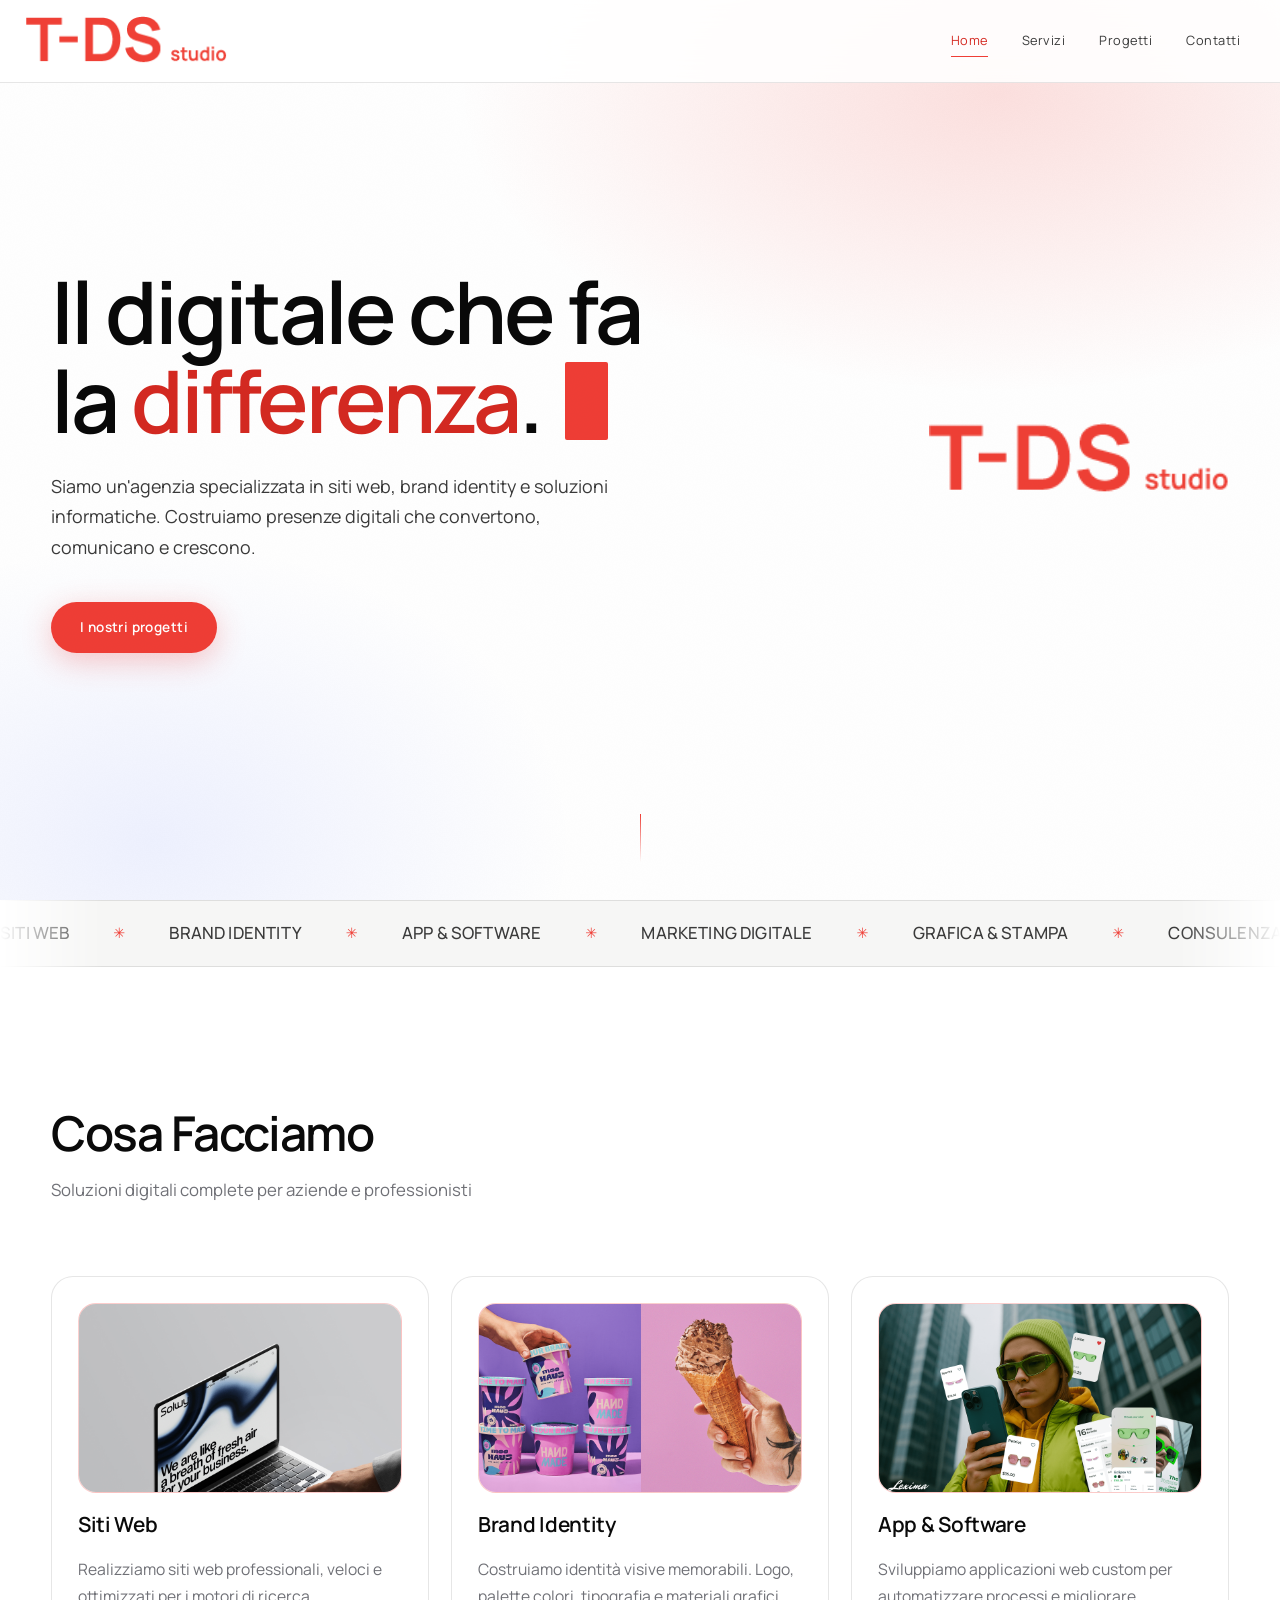
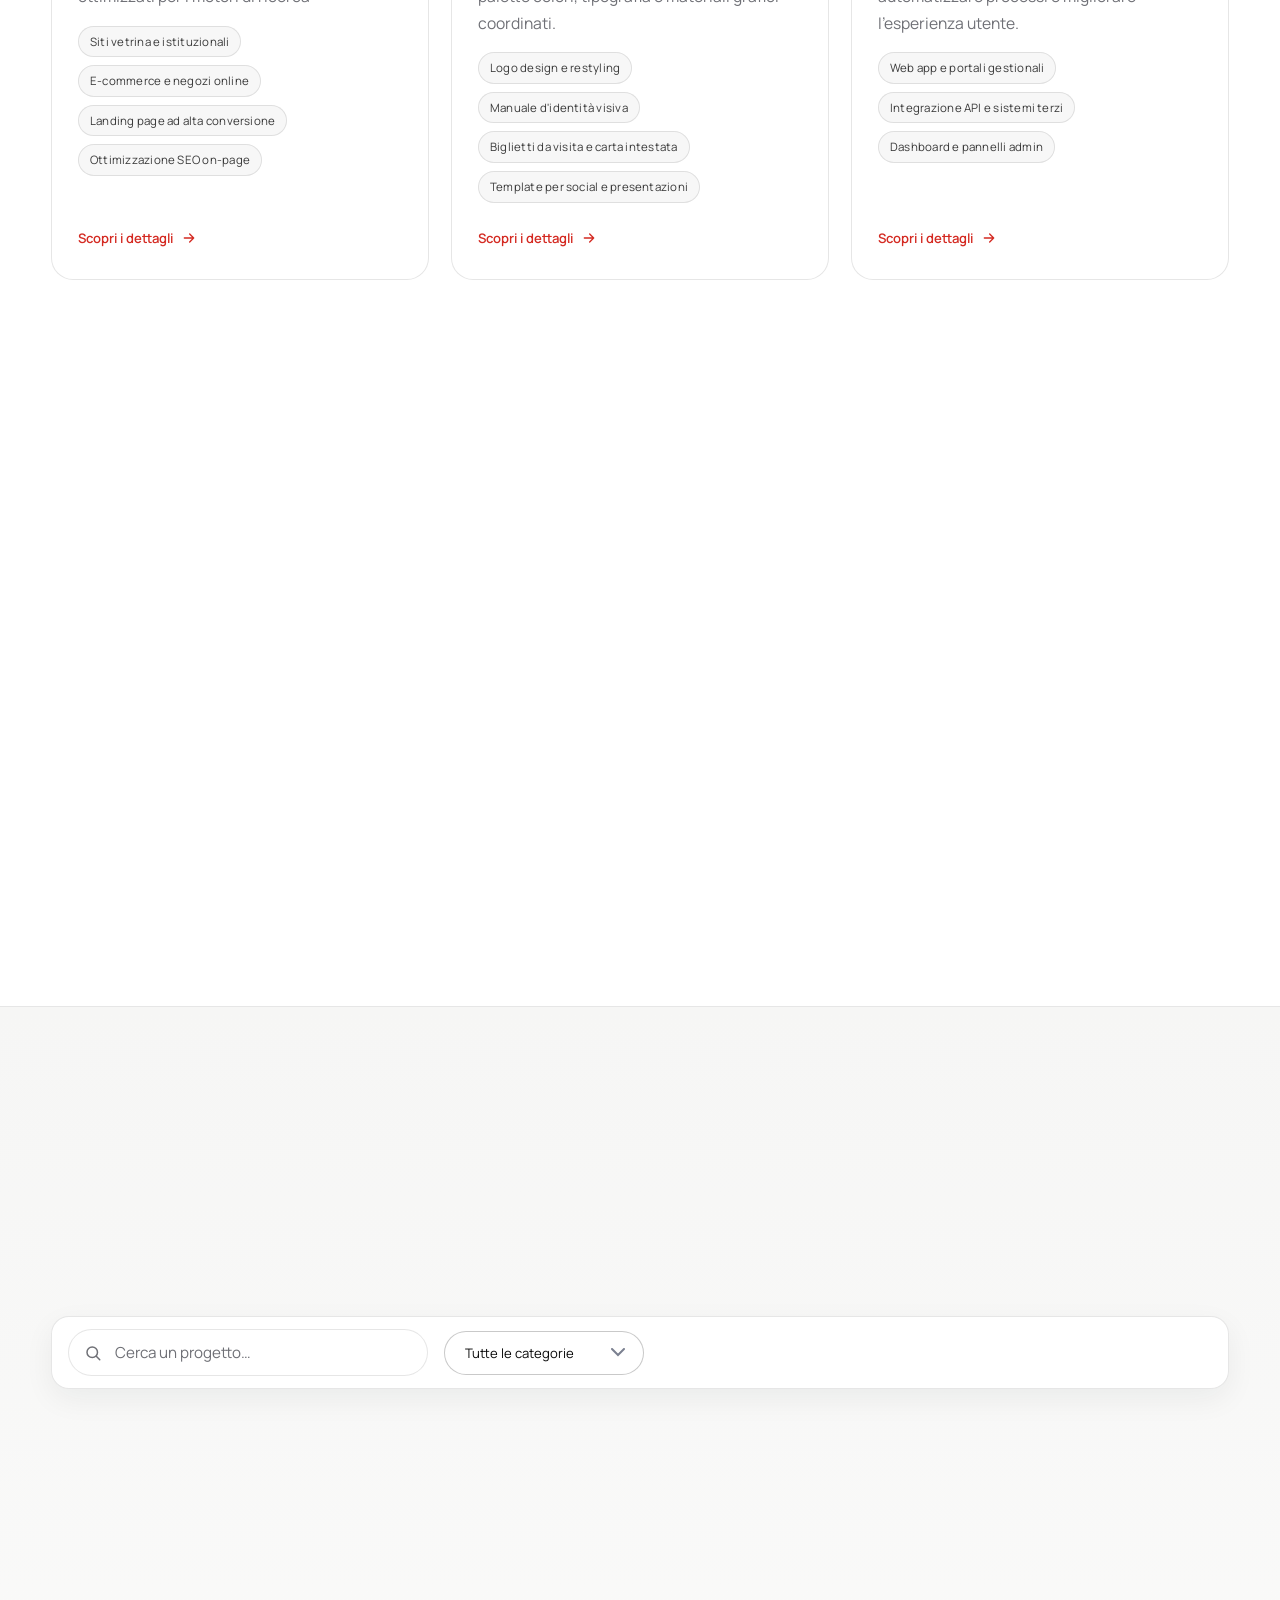
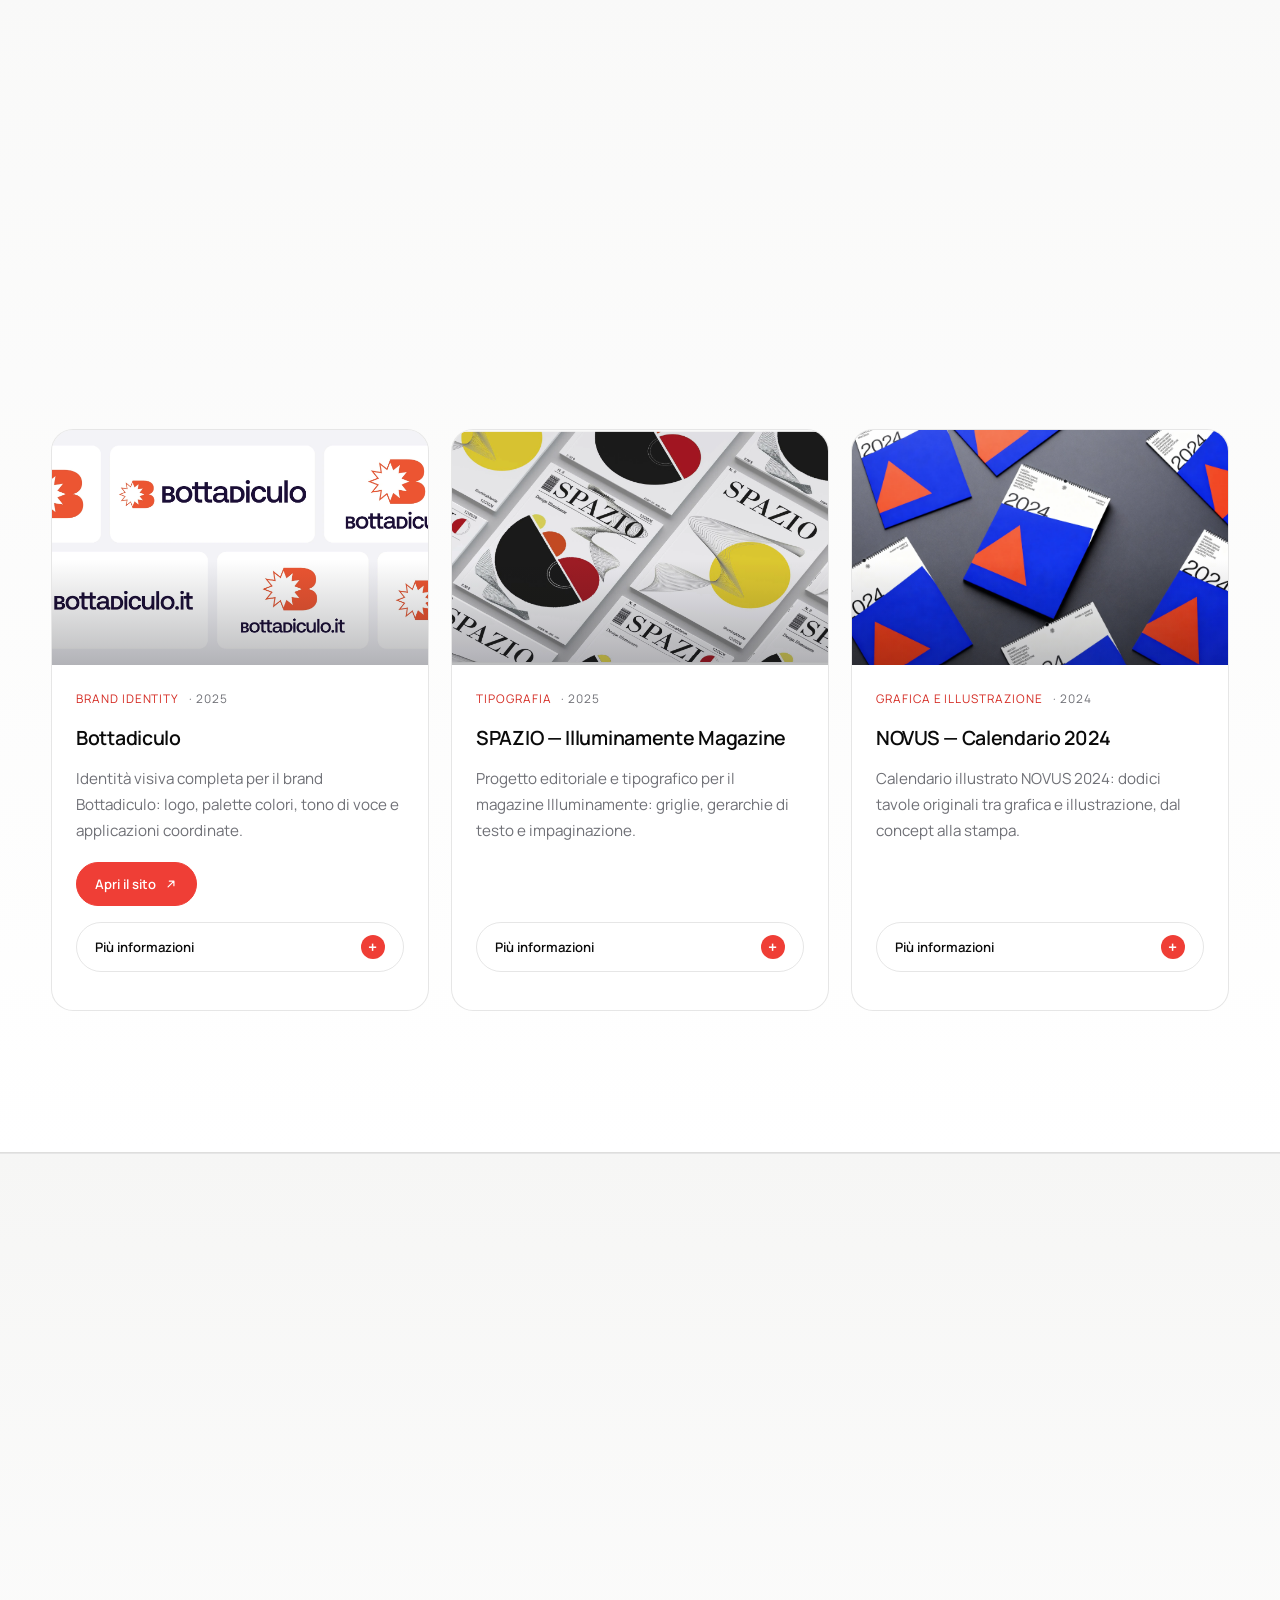
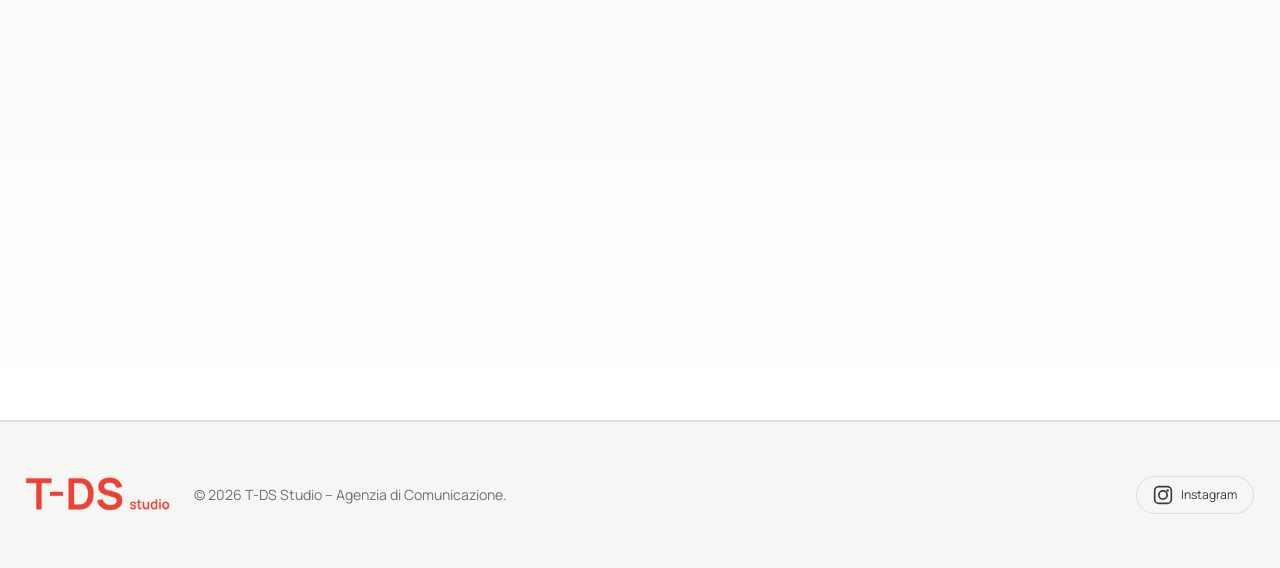
<file: index.html>
<!doctype html>
<html lang="it">
  <head>
    <link rel="icon" type="image/png" href="img/Logo.png" />
    <meta charset="UTF-8" />
    <meta name="viewport" content="width=device-width, initial-scale=1.0" />
    <title>T‑DS Studio – Agenzia di Comunicazione | Siti Web, Brand Identity e App</title>
    <meta
      name="description"
      content="T-DS Studio: agenzia di comunicazione per il tuo business. Realizziamo siti web, brand identity, app e marketing digitale su misura."
    />
    <meta name="keywords" content="agenzia comunicazione, siti web, brand identity, app, marketing digitale, web design" />
    <meta name="robots" content="index, follow" />
    <meta name="author" content="T‑DS Studio" />
    <meta name="theme-color" content="#ffffff" />

    <!-- Canonical -->
    <link rel="canonical" href="https://www.tds-studio.it/" />

    <!-- Open Graph / Facebook / LinkedIn -->
    <meta property="og:type" content="website" />
    <meta property="og:site_name" content="T‑DS Studio" />
    <meta property="og:title" content="T‑DS Studio – Agenzia di Comunicazione" />
    <meta
      property="og:description"
      content="Siamo un'agenzia specializzata in siti web, brand identity e soluzioni informatiche. Costruiamo presenze digitali che convertono, comunicano e crescono."
    />
    <meta property="og:url" content="https://www.tds-studio.it/" />
    <meta property="og:image" content="https://www.tds-studio.it/img/og-cover.jpg" />
    <meta property="og:image:width" content="1200" />
    <meta property="og:image:height" content="630" />
    <meta property="og:locale" content="it_IT" />

    <!-- Twitter Card -->
    <meta name="twitter:card" content="summary_large_image" />
    <meta name="twitter:title" content="T‑DS Studio – Agenzia di Comunicazione" />
    <meta
      name="twitter:description"
      content="Siti web, brand identity, app e marketing digitale su misura per il tuo business."
    />
    <meta name="twitter:image" content="https://www.tds-studio.it/img/og-cover.jpg" />

    <!-- Structured Data: Organization -->
    <script type="application/ld+json">
    {
      "@context": "https://schema.org",
      "@type": "Organization",
      "name": "T‑DS Studio",
      "url": "https://www.tds-studio.it/",
      "logo": "https://www.tds-studio.it/img/Logo.png",
      "description": "Agenzia di comunicazione specializzata in siti web, brand identity, app e marketing digitale.",
      "sameAs": []
    }
    </script>

    <link rel="preconnect" href="https://fonts.googleapis.com" />
    <link rel="preconnect" href="https://fonts.gstatic.com" crossorigin />
    <link
      href="https://fonts.googleapis.com/css2?family=Manrope:wght@300;400;500;600;700;800&display=swap"
      rel="stylesheet"
    />
    <link
      href="https://fonts.googleapis.com/icon?family=Material+Icons"
      rel="stylesheet"
    />
    <link rel="stylesheet" href="css/style.css?v=5" />
  </head>
  <body>
    <!-- ========== NAVBAR ========== -->
    <nav id="navbar" role="navigation" aria-label="Navigazione principale">
      <div class="container nav-inner">
        <a href="#home" class="nav-logo" aria-label="T‑DS Agency - Home">
          <img src="img/Logo.png" alt="T‑DS Agency" class="nav-logo-img" />
        </a>

        <ul class="nav-links">
          <li><a href="#home">Home</a></li>
          <li><a href="#servizi">Servizi</a></li>
          <li><a href="#progetti">Progetti</a></li>
          <li><a href="#contatti">Contatti</a></li>
        </ul>

        <button class="hamburger" aria-label="Apri menu" aria-expanded="false">
          <span></span><span></span><span></span>
        </button>
      </div>
    </nav>

    <!-- Mobile Nav -->
    <div
      class="nav-mobile"
      role="dialog"
      aria-modal="true"
      aria-label="Menu mobile"
    >
      <ul>
        <li><a href="#home">Home</a></li>
        <li><a href="#servizi">Servizi</a></li>
        <li><a href="#progetti">Progetti</a></li>
        <li><a href="#contatti">Contatti</a></li>
      </ul>
    </div>

    <!-- ========== HERO ========== -->
    <section id="home" class="hero-ready">
      <div class="hero-media" id="hero-media" aria-hidden="true"></div>
      <div class="hero-veil" aria-hidden="true"></div>
      <div class="container hero-content">
        <div class="hero-brand" aria-hidden="true">
          <img src="img/Logo.png" alt="" />
        </div>
        <div class="hero-text">
          <h1 class="hero-title">
            Il digitale che fa la <span class="accent">differenza</span>.
          </h1>
          <p class="hero-sub">
            Siamo un'agenzia specializzata in siti web, brand identity e
            soluzioni informatiche. Costruiamo presenze digitali che convertono,
            comunicano e crescono.
          </p>
          <div class="hero-actions">
            <a href="#progetti" class="btn btn-primary">I nostri progetti</a>
          </div>
        </div>
      </div>
      <a href="#servizi" class="hero-scroll" aria-label="Scorri in basso">
        <span class="hero-scroll-line"></span>
      </a>
    </section>

    <!-- ========== MARQUEE ========== -->
    <div class="marquee" aria-hidden="true">
      <div class="marquee-track" id="marquee-track"></div>
    </div>

    <!-- ========== SERVIZI ========== -->
    <section id="servizi" class="section">
      <div class="container">
        <div class="section-header reveal">
          <h2 id="servizi-titolo">Cosa Facciamo</h2>
          <p class="section-sub" id="servizi-sottotitolo"></p>
        </div>
        <div class="servizi-grid" id="servizi-grid"></div>
      </div>
    </section>

    <!-- ========== PROGETTI ========== -->
    <section id="progetti" class="section section-alt">
      <div class="container">
        <div class="section-header reveal">
          <h2 id="progetti-titolo">I Nostri Lavori</h2>
          <p class="section-sub" id="progetti-sottotitolo"></p>
        </div>

        <div class="filter-bar reveal" id="progetti-filter-bar">
          <div class="search-wrapper">
            <span class="search-icon" aria-hidden="true">
              <svg
                width="18"
                height="18"
                viewBox="0 0 24 24"
                fill="none"
                xmlns="http://www.w3.org/2000/svg"
              >
                <circle
                  cx="11"
                  cy="11"
                  r="7"
                  stroke="currentColor"
                  stroke-width="2"
                />
                <path
                  d="M21 21l-4.3-4.3"
                  stroke="currentColor"
                  stroke-width="2"
                  stroke-linecap="round"
                />
              </svg>
            </span>
            <input
              type="text"
              id="progetti-search"
              placeholder="Cerca un progetto…"
              aria-label="Cerca nei progetti"
            />
          </div>
          <div
            class="category-filter"
            id="progetti-categorie"
            role="group"
            aria-label="Filtra per categoria"
          ></div>
        </div>

        <div class="progetti-grid" id="progetti-grid"></div>
        <p class="filter-empty" id="progetti-empty" style="display: none">
          Nessun progetto trovato per questa ricerca.
        </p>
      </div>
    </section>


    <!-- ========== CONTATTI ========== -->
    <section id="contatti" class="section section-alt">
      <div class="container">
        <div class="section-header reveal">
          <h2>I nostri contatti</h2>
          <p class="section-sub" id="team-sottotitolo"></p>
        </div>
        <div class="team-grid" id="team-grid"></div>
      </div>
    </section>

    <!-- ========== FOOTER ========== -->
    <footer class="site-footer">
      <div class="container">
        <div class="footer-inner">
          <a
            href="#home"
            class="nav-logo footer-logo-link"
            aria-label="T‑DS Agency - Home"
          >
            <img src="img/Logo.png" alt="T‑DS Agency" class="nav-logo-img" />
          </a>
          <p class="footer-copy">
            © <span id="current-year"></span> T‑DS Studio – Agenzia di Comunicazione.
          </p>
          <div class="footer-social" id="footer-social"></div>
        </div>
      </div>
    </footer>

    <!-- ── Script frontend ── -->
    <script src="js/data.js?v=5"></script>
    <script src="js/nav.js?v=5"></script>
    <script src="js/animations.js?v=5"></script>
    <script src="js/render.js?v=5"></script>
    <script src="js/progetti-filter.js?v=5"></script>
    <script src="js/phone-input.js?v=5"></script>
    <script src="js/form.js?v=5"></script>
    <script src="js/main.js?v=5"></script>
  </body>
</html>
</file>
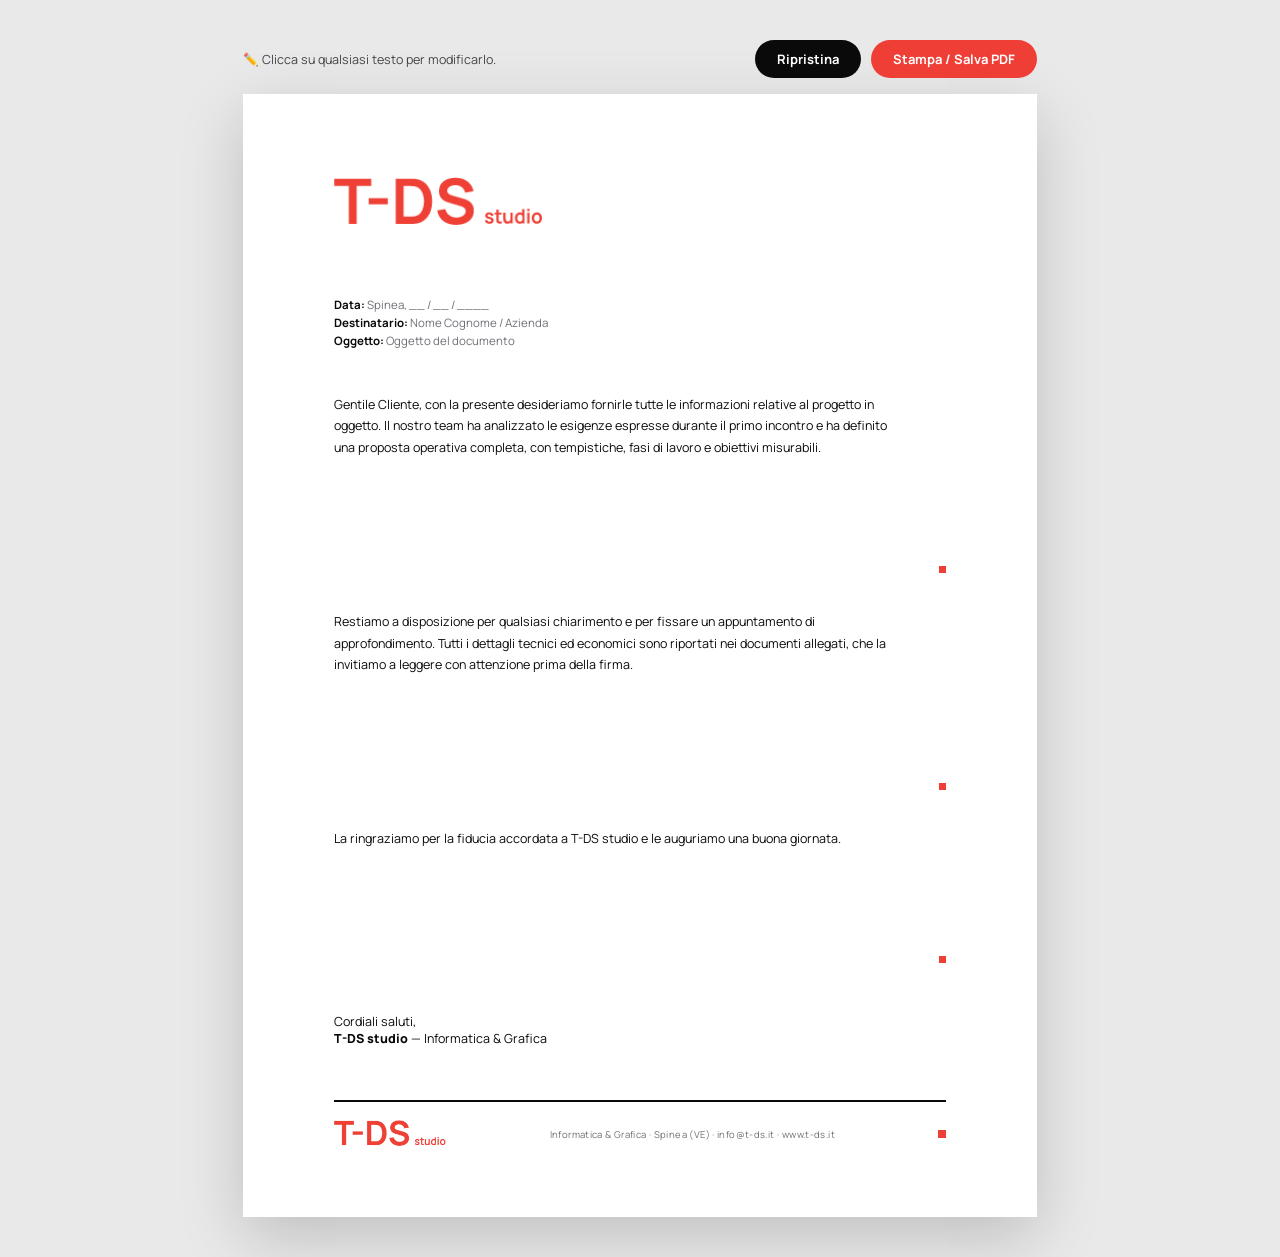
<file: carta-intestata.html>
<!doctype html>
<html lang="it">
  <head>
    <meta charset="UTF-8" />
    <meta name="viewport" content="width=device-width, initial-scale=1.0" />
    <meta name="robots" content="noindex, nofollow" />
    <title>Carta intestata – T-DS studio</title>

    <link rel="preconnect" href="https://fonts.googleapis.com" />
    <link rel="preconnect" href="https://fonts.gstatic.com" crossorigin />
    <link
      href="https://fonts.googleapis.com/css2?family=Manrope:wght@400;500;600;700;800&display=swap"
      rel="stylesheet"
    />

    <style>
      /* ============================================================
         Carta intestata T-DS studio — stile brand
         Bianco · nero · rosso #EF3E36 (quadratini rossi a margine)
         Tutto il contenuto testuale è modificabile cliccandoci sopra.
         ============================================================ */
      :root {
        --rosso: #ef3e36;
        --nero: #0a0a0a;
        --grigio: #6f7076;
        --linea: rgba(10, 10, 10, 0.12);
      }

      * {
        margin: 0;
        padding: 0;
        box-sizing: border-box;
      }

      body {
        background: #e9e9e9;
        font-family: "Manrope", Helvetica, Arial, sans-serif;
        color: var(--nero);
        -webkit-font-smoothing: antialiased;
        padding: 40px 12px;
      }

      /* Foglio A4 */
      .foglio {
        background: #ffffff;
        width: 210mm;
        min-height: 297mm;
        margin: 0 auto;
        padding: 22mm 24mm 18mm;
        box-shadow: 0 20px 60px rgba(0, 0, 0, 0.18);
        display: flex;
        flex-direction: column;
        outline: 2px dashed transparent;
        transition: outline 0.2s;
      }
      .foglio:focus-within {
        outline-color: var(--rosso);
      }

      /* ── Intestazione: logo T-DS studio ── */
      .intestazione {
        display: flex;
        align-items: center;
        gap: 12px;
        margin-bottom: 18mm;
      }
      .intestazione .logo-img {
        height: 52px;
        width: auto;
        display: block;
      }

      /* ── Meta documento (data, destinatario, oggetto) ── */
      .meta {
        margin: 0 0 12mm;
        font-size: 11.5px;
        color: var(--grigio);
        display: grid;
        gap: 3px;
      }
      .meta strong {
        color: var(--nero);
        font-weight: 700;
      }

      /* ── Corpo del documento ── */
      .corpo {
        flex: 1;
        display: grid;
        gap: 9mm;
        font-size: 12.5px;
        line-height: 1.75;
        color: var(--nero);
      }
      .paragrafo {
        position: relative;
        padding-right: 10mm;
        outline: none;
      }
      /* Quadratino rosso a fine paragrafo, come nel layout brand */
      .paragrafo::after {
        content: "";
        position: absolute;
        right: 0;
        bottom: 4px;
        width: 7px;
        height: 7px;
        background: var(--rosso);
      }
      .paragrafo:focus {
        box-shadow: 0 0 0 2px rgba(239, 62, 54, 0.25);
        border-radius: 4px;
      }

      /* ── Firma ── */
      .firma {
        margin-top: 12mm;
        font-size: 12.5px;
        outline: none;
      }
      .firma strong {
        font-weight: 800;
      }

      /* ── Piè di pagina ── */
      .pie {
        margin-top: 14mm;
        padding-top: 5mm;
        border-top: 2px solid var(--nero);
        display: flex;
        justify-content: space-between;
        align-items: center;
        gap: 14px;
        font-size: 9.5px;
        color: var(--grigio);
        letter-spacing: 0.04em;
      }
      .pie .logo-mini {
        height: 28px;
        width: auto;
        display: block;
      }
      .pie .quadratino {
        width: 8px;
        height: 8px;
        background: var(--rosso);
        flex-shrink: 0;
      }

      /* ── Barra strumenti (non stampata) ── */
      .toolbar {
        max-width: 210mm;
        margin: 0 auto 16px;
        display: flex;
        gap: 10px;
        align-items: center;
        justify-content: flex-end;
      }
      .toolbar p {
        margin-right: auto;
        font-size: 12.5px;
        color: #444;
      }
      .toolbar button {
        font-family: inherit;
        font-size: 13px;
        font-weight: 700;
        border: none;
        border-radius: 999px;
        padding: 10px 22px;
        cursor: pointer;
        background: var(--rosso);
        color: #fff;
      }
      .toolbar button.secondario {
        background: var(--nero);
      }

      /* ── Stampa ── */
      @page {
        size: A4;
        margin: 0;
      }
      @media print {
        body {
          background: #ffffff;
          padding: 0;
        }
        .foglio {
          box-shadow: none;
          width: auto;
          min-height: auto;
          outline: none;
        }
        .toolbar {
          display: none;
        }
        .paragrafo:focus {
          box-shadow: none;
        }
      }

      @media (max-width: 820px) {
        .foglio {
          width: 100%;
          min-height: auto;
          padding: 28px 22px;
        }
        .intestazione .logo-img {
          height: 40px;
        }
        .pie .logo-mini {
          height: 22px;
        }
      }
    </style>
  </head>
  <body>
    <div class="toolbar">
      <p>✏️ Clicca su qualsiasi testo per modificarlo.</p>
      <button class="secondario" onclick="location.reload()">Ripristina</button>
      <button onclick="window.print()">Stampa / Salva PDF</button>
    </div>

    <!-- RENDIAMO TUTTO IL FOGLIO MODIFICABILE -->
    <div class="foglio" contenteditable="true">
      <!-- Logo brand -->
      <header class="intestazione">
        <img src="img/Logo.png" alt="T-DS studio" class="logo-img" />
      </header>

      <!-- Dati documento -->
      <div class="meta">
        <div><strong>Data:</strong> Spinea, __ / __ / ____</div>
        <div><strong>Destinatario:</strong> Nome Cognome / Azienda</div>
        <div><strong>Oggetto:</strong> Oggetto del documento</div>
      </div>

      <!-- Corpo -->
      <main class="corpo">
        <p class="paragrafo">
          Gentile Cliente, con la presente desideriamo fornirle tutte le
          informazioni relative al progetto in oggetto. Il nostro team ha
          analizzato le esigenze espresse durante il primo incontro e ha
          definito una proposta operativa completa, con tempistiche, fasi di
          lavoro e obiettivi misurabili.
        </p>
        <p class="paragrafo">
          Restiamo a disposizione per qualsiasi chiarimento e per fissare un
          appuntamento di approfondimento. Tutti i dettagli tecnici ed
          economici sono riportati nei documenti allegati, che la invitiamo a
          leggere con attenzione prima della firma.
        </p>
        <p class="paragrafo">
          La ringraziamo per la fiducia accordata a T-DS studio e le auguriamo
          una buona giornata.
        </p>
      </main>

      <!-- Firma -->
      <div class="firma">
        Cordiali saluti,<br />
        <strong>T-DS studio</strong> — Informatica &amp; Grafica
      </div>

      <!-- Piè di pagina -->
      <footer class="pie">
        <img src="img/Logo.png" alt="T-DS studio" class="logo-mini" />
        <div>Informatica &amp; Grafica · Spinea (VE) · info@t-ds.it · www.t-ds.it</div>
        <div class="quadratino" aria-hidden="true"></div>
      </footer>
    </div>
  </body>
</html>
</file>
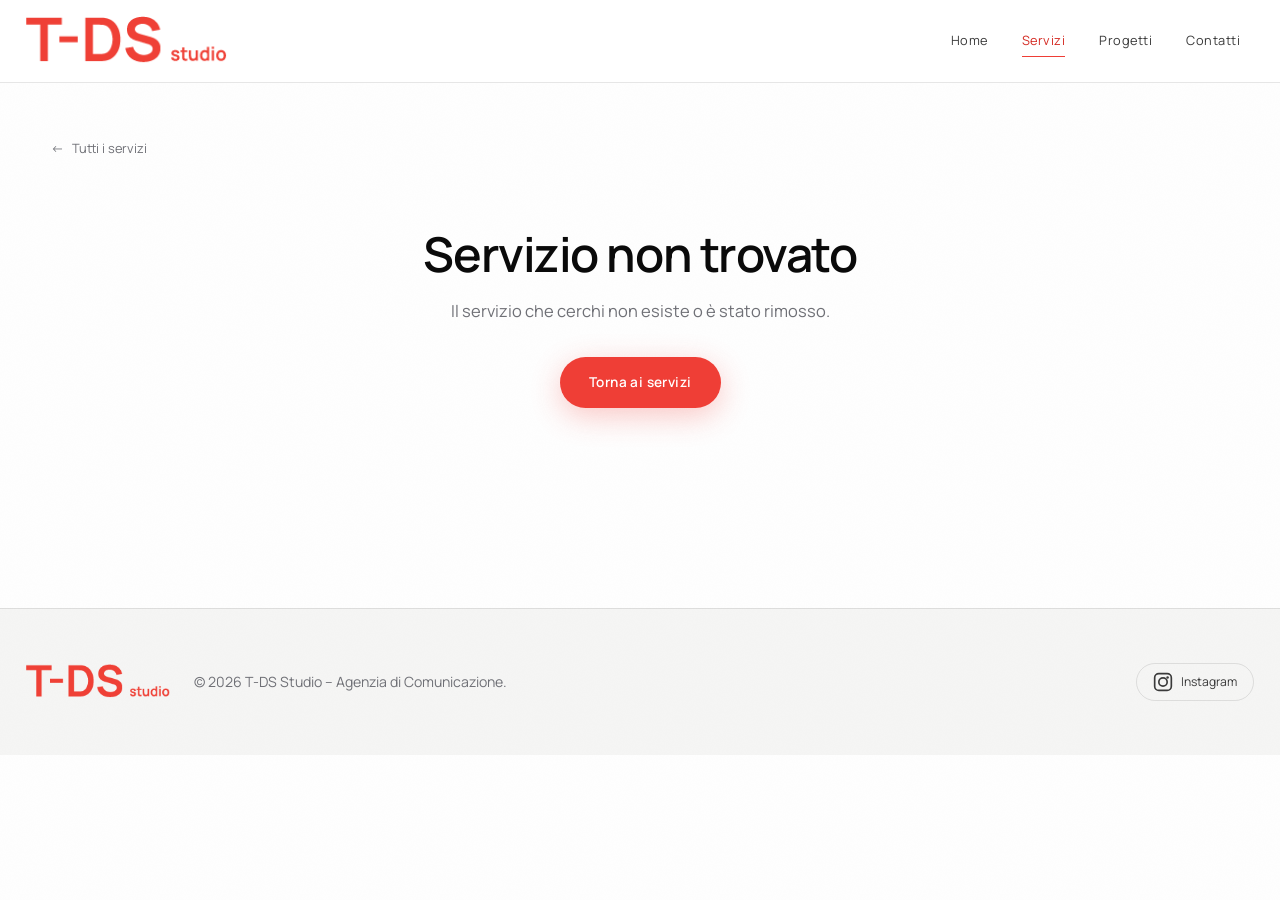
<file: servizio.html>
<!doctype html>
<html lang="it">
  <head>
    <meta charset="UTF-8" />
    <meta name="viewport" content="width=device-width, initial-scale=1.0" />
    <title>Servizio – T‑DS Studio | Agenzia di Comunicazione</title>
    <meta
      name="description"
      content="T‑DS Studio – Scopri nel dettaglio le nostre soluzioni: siti web, brand identity, app, marketing e molto altro."
    />
    <meta name="keywords" content="servizi agenzia comunicazione, siti web, brand identity, app, marketing digitale" />
    <meta name="robots" content="index, follow" />
    <meta name="author" content="T‑DS Studio" />
    <meta name="theme-color" content="#ffffff" />

    <!-- Canonical -->
    <link rel="canonical" href="https://www.tds-studio.it/servizio.html" />

    <!-- Open Graph / Facebook / LinkedIn -->
    <meta property="og:type" content="website" />
    <meta property="og:site_name" content="T‑DS Studio" />
    <meta property="og:title" content="Servizio – T‑DS Studio" />
    <meta
      property="og:description"
      content="Scopri nel dettaglio le nostre soluzioni: siti web, brand identity, app, marketing e molto altro."
    />
    <meta property="og:url" content="https://www.tds-studio.it/servizio.html" />
    <meta property="og:image" content="https://www.tds-studio.it/img/og-cover.jpg" />
    <meta property="og:image:width" content="1200" />
    <meta property="og:image:height" content="630" />
    <meta property="og:locale" content="it_IT" />

    <!-- Twitter Card -->
    <meta name="twitter:card" content="summary_large_image" />
    <meta name="twitter:title" content="Servizio – T‑DS Studio" />
    <meta
      name="twitter:description"
      content="Scopri nel dettaglio le nostre soluzioni: siti web, brand identity, app, marketing e molto altro."
    />
    <meta name="twitter:image" content="https://www.tds-studio.it/img/og-cover.jpg" />

    <!-- Structured Data: Breadcrumb -->
    <script type="application/ld+json">
    {
      "@context": "https://schema.org",
      "@type": "BreadcrumbList",
      "itemListElement": [
        {
          "@type": "ListItem",
          "position": 1,
          "name": "Home",
          "item": "https://www.tds-studio.it/"
        },
        {
          "@type": "ListItem",
          "position": 2,
          "name": "Servizi",
          "item": "https://www.tds-studio.it/servizio.html"
        }
      ]
    }
    </script>

    <link rel="preconnect" href="https://fonts.googleapis.com" />
    <link rel="preconnect" href="https://fonts.gstatic.com" crossorigin />
    <link
      href="https://fonts.googleapis.com/css2?family=Manrope:wght@300;400;500;600;700;800&display=swap"
      rel="stylesheet"
    />
    <link
      href="https://fonts.googleapis.com/icon?family=Material+Icons"
      rel="stylesheet"
    />
    <link rel="stylesheet" href="css/style.css?v=7" />
    <link rel="icon" type="image/png" href="img/Logo.png" />
  </head>
  <body>
    <!-- ========== NAVBAR ========== -->
    <nav id="navbar" role="navigation" aria-label="Navigazione principale">
      <div class="container nav-inner">
        <a
          href="index.html#home"
          class="nav-logo"
          aria-label="T‑DS Studio - Home"
        >
          <img src="img/Logo.png" alt="T‑DS Studio" class="nav-logo-img" />
        </a>

        <ul class="nav-links">
          <li><a href="index.html#home">Home</a></li>
          <li><a href="index.html#servizi" class="active">Servizi</a></li>
          <li><a href="index.html#progetti">Progetti</a></li>
          <li><a href="index.html#contatti">Contatti</a></li>
        </ul>

        <button class="hamburger" aria-label="Apri menu" aria-expanded="false">
          <span></span><span></span><span></span>
        </button>
      </div>
    </nav>

    <!-- Mobile Nav -->
    <div
      class="nav-mobile"
      role="dialog"
      aria-modal="true"
      aria-label="Menu mobile"
    >
      <ul>
        <li><a href="index.html#home">Home</a></li>
        <li><a href="index.html#servizi">Servizi</a></li>
        <li><a href="index.html#progetti">Progetti</a></li>
        <li><a href="index.html#contatti">Contatti</a></li>
      </ul>
    </div>

    <!-- ========== SERVIZIO DETAIL ========== -->
    <section id="servizio-detail" class="section">
      <div class="container">
        <div class="servizio-detail-inner">
          <a href="index.html#servizi" class="btn-back">Tutti i servizi</a>

          <!-- Stato di caricamento -->
          <div
            id="sd-loading"
            style="padding: 60px 0; text-align: center; color: var(--muted)"
          >
            Caricamento…
          </div>

          <!-- Stato "servizio non trovato" -->
          <div
            id="sd-notfound"
            style="display: none; padding: 60px 0; text-align: center"
          >
            <h2 style="margin-bottom: 16px">Servizio non trovato</h2>
            <p style="margin-bottom: 32px; color: var(--muted)">
              Il servizio che cerchi non esiste o è stato rimosso.
            </p>
            <a href="index.html#servizi" class="btn btn-primary"
              >Torna ai servizi</a
            >
          </div>

          <!-- Contenuto servizio (popolato via JS) -->
          <div id="sd-content" style="display: none">
            <div class="servizio-detail-header reveal">
              <div class="servizio-detail-icon" id="sd-icon"></div>
              <div>
                <h2 class="servizio-detail-title" id="sd-title"></h2>
                <p class="servizio-detail-sub" id="sd-desc"></p>
              </div>
            </div>
            <div class="servizio-detail-body">
              <div class="servizio-detail-lista reveal">
                <h3>Cosa include</h3>
                <ul id="sd-lista"></ul>
              </div>
              <div class="servizio-detail-faq reveal">
                <h3>Domande frequenti</h3>
                <div id="sd-faq"></div>
              </div>
            </div>

            <!-- Progetti correlati -->
            <div
              class="servizio-detail-correlati reveal"
              id="sd-correlati-wrap"
            >
              <h3>Progetti correlati</h3>
              <div class="filter-bar" id="sd-correlati-filter-bar">
                <div class="search-wrapper">
                  <span class="search-icon" aria-hidden="true">
                    <svg
                      width="18"
                      height="18"
                      viewBox="0 0 24 24"
                      fill="none"
                      xmlns="http://www.w3.org/2000/svg"
                    >
                      <circle
                        cx="11"
                        cy="11"
                        r="7"
                        stroke="currentColor"
                        stroke-width="2"
                      />
                      <path
                        d="M21 21l-4.3-4.3"
                        stroke="currentColor"
                        stroke-width="2"
                        stroke-linecap="round"
                      />
                    </svg>
                  </span>
                  <input
                    type="text"
                    id="sd-search-correlati"
                    placeholder="Cerca progetti…"
                    aria-label="Cerca nei progetti correlati"
                  />
                </div>
                <div
                  class="category-filter"
                  id="sd-correlati-categorie"
                  role="group"
                  aria-label="Filtra per categoria"
                ></div>
              </div>
              <div class="progetti-grid" id="sd-correlati-grid"></div>
              <p
                class="filter-empty"
                id="sd-correlati-empty"
                style="display: none"
              >
                Nessun progetto trovato per questa ricerca.
              </p>
            </div>

            <!-- Servizi correlati (TUTTI tranne il corrente) -->
            <div class="servizio-detail-altri reveal">
              <h3>Servizi correlati</h3>
              <p class="servizio-correlati-hint">
                Scopri tutti gli altri servizi che offriamo.
              </p>
              <div class="servizi-grid" id="sd-altri-servizi-grid"></div>
            </div>
          </div>
        </div>
      </div>
    </section>

    <!-- ========== FOOTER ========== -->
    <footer class="site-footer">
      <div class="container">
        <div class="footer-inner">
          <a
            href="index.html#home"
            class="nav-logo footer-logo-link"
            aria-label="T‑DS Agency - Home"
          >
            <img src="img/Logo.png" alt="T‑DS Agency" class="nav-logo-img" />
          </a>
          <p class="footer-copy">
            © <span id="current-year"></span> T‑DS Studio – Agenzia di Comunicazione.
          </p>
          <div class="footer-social" id="footer-social"></div>
        </div>
      </div>
    </footer>

    <!-- ── Script frontend ── -->
    <script src="js/data.js?v=7"></script>
    <script src="js/nav.js?v=7"></script>
    <script src="js/animations.js?v=7"></script>
    <script src="js/render.js?v=7"></script>
    <script src="js/progetti-filter.js?v=7"></script>
    <script src="js/phone-input.js?v=7"></script>
    <script src="js/form.js?v=7"></script>
    <script src="js/servizio-page.js?v=7"></script>
  </body>
</html>
</file>
<file: css/style.css>
/* ============================================================
   T‑DS Agency — style.css v3 "Digital Atelier"
   Dark premium · Space Grotesk / Instrument Sans / JetBrains Mono
   Accento arancio brand · animazioni moderne
   ============================================================ */

:root {
  /* Palette brand T-DS studio: bianco puro + rosso brand + nero */
  --bg: #ffffff;
  --bg-rgb: 255, 255, 255;
  --bg-2: #f6f6f5;
  --panel: #ffffff;
  --panel-2: #f0f0ef;
  --ink: #0a0a0a;
  --ink-rgb: 10, 10, 10;
  --ink-dim: #3a3a3a;
  --muted: #6f7076;

  /* Rosso brand T-DS (dalle card identity) */
  --accent: #ef3e36;
  --accent-rgb: 239, 62, 54;
  --accent-2: #d42a22;
  --accent-bright: #ef3e36;
  --accent-bright-rgb: 239, 62, 54;
  --accent-bright-2: #d42a22;
  --brand-black: #0a0a0a;

  --line: rgba(10, 10, 10, 0.1);
  --line-strong: rgba(10, 10, 10, 0.22);
  --error: #d32f2f;
  --ok: #2e7d32;

  --font-display: "Manrope", system-ui, sans-serif;
  --font-body: "Manrope", system-ui, sans-serif;
  --font-mono: "Manrope", system-ui, sans-serif;

  --radius: 14px;
  --radius-lg: 22px;
  --container: 1180px;
  --ease: cubic-bezier(0.22, 1, 0.36, 1);
  --ease-spring: cubic-bezier(0.34, 1.4, 0.44, 1);
  --touch-target: 44px;
  --navbar-offset: 100px;
}

* {
  margin: 0;
  padding: 0;
  box-sizing: border-box;
}

html {
  scroll-behavior: smooth;
}

section[id] {
  scroll-margin-top: var(--navbar-offset);
}

body {
  background: var(--bg);
  color: var(--ink);
  font-family: var(--font-body);
  font-size: 16.5px;
  line-height: 1.7;
  -webkit-font-smoothing: antialiased;
  overflow-x: hidden;
}

/* Texture di grana leggerissima su tutto il sito */
body::before {
  content: "";
  position: fixed;
  inset: 0;
  z-index: 1;
  pointer-events: none;
  opacity: 0.6;
  background-image: url("data:image/svg+xml,%3Csvg xmlns='http://www.w3.org/2000/svg' width='140' height='140'%3E%3Cfilter id='n'%3E%3CfeTurbulence type='fractalNoise' baseFrequency='0.9' numOctaves='2'/%3E%3CfeColorMatrix values='0 0 0 0 0 0 0 0 0 0 0 0 0 0 0 0 0 0 0.02 0'/%3E%3C/filter%3E%3Crect width='140' height='140' filter='url(%23n)'/%3E%3C/svg%3E");
}

img {
  max-width: 100%;
  display: block;
}
a {
  color: inherit;
  text-decoration: none;
}
ul {
  list-style: none;
}
button {
  font-family: inherit;
}

.container {
  width: min(var(--container), 92%);
  margin-inline: auto;
  position: relative;
  z-index: 2;
}

::selection {
  background: var(--accent);
  color: #ffffff;
}

:focus-visible {
  outline: 2px solid var(--accent);
  outline-offset: 3px;
  border-radius: 4px;
}

/* ── Barra progresso scroll (creata da animations.js) ── */
.scroll-progress {
  position: fixed;
  top: 0;
  left: 0;
  height: 2px;
  width: 100%;
  transform-origin: 0 50%;
  transform: scaleX(0);
  background: linear-gradient(90deg, var(--accent), var(--accent-2));
  z-index: 300;
  pointer-events: none;
}

/* ============================================================
   NAVBAR
   ============================================================ */
#navbar {
  position: fixed;
  top: 0;
  left: 0;
  right: 0;
  z-index: 200;
  padding: 16px 0;
  background: rgba(255, 255, 255, 0.88);
  -webkit-backdrop-filter: blur(16px) saturate(1.3);
  backdrop-filter: blur(16px) saturate(1.3);
  border-bottom: 1px solid var(--line);
  transition:
    padding 0.35s var(--ease),
    background 0.35s var(--ease),
    border-color 0.35s var(--ease);
}
#navbar.scrolled {
  padding: 8px 0;
}
#navbar.scrolled .nav-logo-img {
  height: 40px;
}
#navbar.scrolled {
  background: rgba(var(--bg-rgb), 0.72);
  -webkit-backdrop-filter: blur(18px) saturate(1.4);
  backdrop-filter: blur(18px) saturate(1.4);
  border-bottom-color: var(--line);
}
.nav-inner {
  display: flex;
  align-items: center;
  gap: 28px;
  width: min(1440px, 96%);
}
.nav-logo {
  display: inline-flex;
  align-items: center;
  margin-right: auto;
}
.nav-logo-img {
  height: 50px;
  width: auto;
  border-radius: 0;
  transition:
    transform 0.35s var(--ease-spring),
    height 0.35s var(--ease);
}
.nav-logo:hover .nav-logo-img {
  transform: rotate(-4deg) scale(1.05);
}

.nav-links {
  display: flex;
  gap: 6px;
}
.nav-links a {
  position: relative;
  display: inline-block;
  padding: 8px 14px;
  font-family: var(--font-mono);
  font-size: 0.8rem;
  letter-spacing: 0.04em;
  color: var(--ink-dim);
  border-radius: 999px;
  transition:
    color 0.25s var(--ease),
    background 0.25s var(--ease);
}
.nav-links a:hover {
  color: var(--ink);
  background: rgba(var(--ink-rgb), 0.06);
}
.nav-links a.active {
  color: var(--accent-2);
}
.nav-links a.active::after {
  content: "";
  position: absolute;
  left: 14px;
  right: 14px;
  bottom: 3px;
  height: 1px;
  background: var(--accent);
}

/* Hamburger */
.hamburger {
  display: none;
  flex-direction: column;
  justify-content: center;
  gap: 5px;
  width: var(--touch-target);
  height: var(--touch-target);
  padding: 10px;
  background: rgba(var(--accent-rgb), 0.06);
  border: 1px solid rgba(var(--accent-rgb), 0.4);
  border-radius: 12px;
  cursor: pointer;
}
.hamburger span {
  display: block;
  height: 2px;
  width: 100%;
  background: var(--accent);
  border-radius: 2px;
  transition:
    transform 0.3s var(--ease),
    opacity 0.3s var(--ease);
}
.hamburger.open span:nth-child(1) {
  transform: translateY(7px) rotate(45deg);
}
.hamburger.open span:nth-child(2) {
  opacity: 0;
}
.hamburger.open span:nth-child(3) {
  transform: translateY(-7px) rotate(-45deg);
}

/* Mobile nav */
.nav-mobile {
  position: fixed;
  inset: 0;
  z-index: 150;
  background: rgba(var(--bg-rgb), 0.9);
  -webkit-backdrop-filter: blur(24px);
  backdrop-filter: blur(24px);
  display: grid;
  place-items: center;
  opacity: 0;
  visibility: hidden;
  transition:
    opacity 0.35s var(--ease),
    visibility 0.35s;
}
.nav-mobile.open {
  opacity: 1;
  visibility: visible;
}
.nav-mobile ul {
  display: grid;
  gap: 10px;
  text-align: center;
}
.nav-mobile a {
  display: inline-block;
  padding: 10px 22px;
  font-family: var(--font-display);
  font-size: clamp(1.5rem, 6vw, 2.2rem);
  font-weight: 500;
  letter-spacing: -0.02em;
  color: var(--ink-dim);
  transition:
    color 0.25s,
    transform 0.3s var(--ease);
}
.nav-mobile a:hover {
  color: var(--ink);
  transform: translateX(6px);
}
.nav-mobile a.active {
  color: var(--accent-2);
}
.nav-mobile a.active::before {
  content: "// ";
  font-family: var(--font-mono);
  font-size: 0.6em;
  color: var(--accent);
  vertical-align: middle;
}
.nav-mobile .mobile-cta,
.nav-mobile a.mobile-cta.active {
  margin-top: 18px;
  color: #ffffff;
  background: var(--accent);
  border-radius: 999px;
  font-size: 1.1rem;
  font-family: var(--font-mono);
  padding: 14px 30px;
}

/* ============================================================
   BOTTONI
   ============================================================ */
.btn {
  position: relative;
  display: inline-flex;
  align-items: center;
  justify-content: center;
  gap: 10px;
  min-height: var(--touch-target);
  padding: 13px 28px;
  border-radius: 999px;
  font-family: var(--font-mono);
  font-size: 0.85rem;
  font-weight: 600;
  letter-spacing: 0.03em;
  cursor: pointer;
  border: 1px solid transparent;
  overflow: hidden;
  transition:
    transform 0.25s var(--ease-spring),
    box-shadow 0.3s var(--ease),
    background 0.3s var(--ease),
    color 0.3s var(--ease),
    border-color 0.3s var(--ease);
  will-change: transform;
}
.btn:active {
  transform: scale(0.97);
}
.btn-label {
  position: relative;
  z-index: 1;
}
.phone-dial {
  font-weight: 600;
}

.btn-primary {
  background: var(--accent);
  color: #ffffff;
  box-shadow: 0 8px 30px rgba(var(--accent-rgb), 0.28);
}
.btn-primary::after {
  /* riflesso che scorre al passaggio */
  content: "";
  position: absolute;
  top: 0;
  bottom: 0;
  left: -60%;
  width: 40%;
  background: linear-gradient(
    100deg,
    transparent,
    rgba(255, 255, 255, 0.45),
    transparent
  );
  transform: skewX(-18deg);
  transition: left 0.55s var(--ease);
}
.btn-primary:hover {
  box-shadow: 0 12px 40px rgba(var(--accent-rgb), 0.42);
  background: var(--accent-2);
}
.btn-primary:hover::after {
  left: 120%;
}

.btn-outline {
  background: rgba(var(--ink-rgb), 0.02);
  color: var(--ink);
  border-color: var(--line-strong);
  -webkit-backdrop-filter: blur(6px);
  backdrop-filter: blur(6px);
}
.btn-outline:hover {
  border-color: var(--accent);
  color: var(--accent-2);
  background: rgba(var(--accent-rgb), 0.06);
}

.btn-back {
  display: inline-flex;
  align-items: center;
  gap: 8px;
  font-family: var(--font-mono);
  font-size: 0.8rem;
  color: var(--muted);
  padding: 8px 0;
  transition: color 0.25s;
}
.btn-back:hover {
  color: var(--accent-2);
}
.btn-back::before {
  content: "←";
  transition: transform 0.25s var(--ease);
}
.btn-back:hover::before {
  transform: translateX(-4px);
}

/* ============================================================
   HERO
   ============================================================ */
#home {
  position: relative;
  min-height: 100svh;
  display: grid;
  align-items: center;
  overflow: hidden;
  isolation: isolate;
}
.hero-media {
  position: absolute;
  inset: -12% 0;
  z-index: -2;
  background:
    radial-gradient(
      900px 500px at 78% 18%,
      rgba(var(--accent-rgb), 0.16),
      transparent 60%
    ),
    radial-gradient(
      700px 500px at 12% 85%,
      rgba(90, 120, 255, 0.1),
      transparent 60%
    ),
    var(--bg);
  will-change: transform;
}
.hero-veil {
  position: absolute;
  inset: 0;
  z-index: -1;
  opacity: 0;
  background: linear-gradient(
    to bottom,
    rgba(var(--bg-rgb), 0.55) 0%,
    rgba(var(--bg-rgb), 0.35) 40%,
    rgba(var(--bg-rgb), 0.92) 100%
  );
}

/* Hero: testi e sfondo nel loro stato finale, nessuna coreografia */
.hero-title,
.hero-sub {
  color: var(--ink);
}
.hero-sub {
  color: var(--ink-dim);
}
.hero-title .accent {
  color: var(--accent-2);
}
.btn-outline {
  color: var(--ink);
  border-color: var(--line-strong);
  background: rgba(var(--ink-rgb), 0.02);
  -webkit-backdrop-filter: blur(6px);
  backdrop-filter: blur(6px);
}
.btn-outline:hover {
  border-color: var(--accent);
  color: var(--accent-2);
  background: rgba(var(--accent-rgb), 0.06);
}
.hero-scroll-line::after {
  background: var(--ink);
}

.hero-content {
  padding: 140px 0 120px;
  display: grid;
  grid-template-columns: 1fr minmax(200px, 300px);
  gap: clamp(34px, 6vw, 80px);
  align-items: center;
}
.hero-text {
  order: 1;
  max-width: 720px;
}

.hero-brand {
  position: relative;
  order: 2;
}
.hero-brand img {
  width: 100%;
}

.hero-title {
  font-family: var(--font-display);
  font-size: clamp(2.6rem, 7.2vw, 5.4rem);
  font-weight: 600;
  line-height: 1.03;
  letter-spacing: -0.035em;
  text-wrap: balance;
  margin-bottom: 26px;
}
/* Cursore da terminale che lampeggia: la firma della pagina */
.hero-title::after {
  content: "";
  display: inline-block;
  width: 0.5em;
  height: 0.9em;
  margin-left: 0.12em;
  background: var(--accent);
  vertical-align: -0.08em;
  animation: caret-blink 1.1s steps(1) infinite;
  border-radius: 2px;
}
@keyframes caret-blink {
  50% {
    opacity: 0;
  }
}
.hero-title .accent,
.accent {
  color: var(--accent-2);
  position: relative;
  white-space: nowrap;
}

.hero-sub {
  max-width: 560px;
  font-size: clamp(1.02rem, 1.4vw, 1.18rem);
  color: var(--ink-dim);
  margin-bottom: 40px;
}

.hero-actions {
  display: flex;
  flex-wrap: wrap;
  gap: 14px;
}

/* Indicatore di scroll */
.hero-scroll {
  position: absolute;
  left: 50%;
  bottom: 30px;
  transform: translateX(-50%);
  width: var(--touch-target);
  height: 64px;
  display: grid;
  place-items: center;
  z-index: 2;
}
.hero-scroll-line {
  display: block;
  width: 1px;
  height: 48px;
  background: linear-gradient(to bottom, var(--accent), transparent);
  position: relative;
  overflow: hidden;
}
.hero-scroll-line::after {
  content: "";
  position: absolute;
  inset: 0;
  background: var(--ink);
  transform: translateY(-100%);
  animation: scroll-drip 2.1s var(--ease) infinite;
}
@keyframes scroll-drip {
  60% {
    transform: translateY(100%);
  }
  100% {
    transform: translateY(100%);
  }
}

/* ============================================================
   MARQUEE
   ============================================================ */
.marquee {
  border-top: 1px solid var(--line);
  border-bottom: 1px solid var(--line);
  background: var(--bg-2);
  overflow: hidden;
  padding: 18px 0;
  position: relative;
  z-index: 2;
  -webkit-mask-image: linear-gradient(
    90deg,
    transparent,
    #000 8%,
    #000 92%,
    transparent
  );
  mask-image: linear-gradient(
    90deg,
    transparent,
    #000 8%,
    #000 92%,
    transparent
  );
}
.marquee-track {
  display: inline-flex;
  gap: 44px;
  white-space: nowrap;
  animation: marquee 34s linear infinite;
  will-change: transform;
}
.marquee:hover .marquee-track {
  animation-play-state: paused;
}
@keyframes marquee {
  to {
    transform: translateX(-50%);
  }
}
.marquee-item {
  display: inline-flex;
  align-items: center;
  gap: 44px;
  font-family: var(--font-display);
  font-size: 1.05rem;
  font-weight: 500;
  letter-spacing: 0.01em;
  color: var(--ink-dim);
  text-transform: uppercase;
}
.marquee-sep {
  color: var(--accent);
  font-size: 0.85em;
}

/* ============================================================
   SEZIONI
   ============================================================ */
.section {
  padding: clamp(80px, 11vw, 140px) 0;
  position: relative;
}
.section-alt {
  background: linear-gradient(to bottom, var(--bg-2), var(--bg));
  border-top: 1px solid var(--line);
  border-bottom: 1px solid var(--line);
}

.section-header {
  max-width: 680px;
  margin-bottom: clamp(44px, 6vw, 72px);
}
.eyebrow {
  display: inline-block;
  font-family: var(--font-mono);
  font-size: 0.78rem;
  letter-spacing: 0.1em;
  text-transform: uppercase;
  color: var(--accent-2);
  margin-bottom: 16px;
}
.eyebrow::before {
  content: "// ";
  opacity: 0.7;
}
.section-header h2,
.section h2 {
  font-family: var(--font-display);
  font-size: clamp(1.9rem, 4.2vw, 3rem);
  font-weight: 600;
  letter-spacing: -0.03em;
  line-height: 1.1;
  text-wrap: balance;
}
.section-sub {
  margin-top: 16px;
  color: var(--muted);
  font-size: 1.05rem;
  max-width: 560px;
}

/* ── Reveal allo scroll ── */
.reveal {
  opacity: 0;
  transform: translateY(30px);
  filter: blur(5px);
  transition:
    opacity 0.8s var(--ease),
    transform 0.8s var(--ease),
    filter 0.8s var(--ease);
  will-change: opacity, transform;
}
.reveal.visible {
  opacity: 1;
  transform: none;
  filter: none;
}
.reveal-delay-1 {
  transition-delay: 0.12s;
}
.reveal-delay-2 {
  transition-delay: 0.24s;
}
.reveal-delay-3 {
  transition-delay: 0.36s;
}

/* ============================================================
   CARD BASE (spotlight che segue il cursore — via JS)
   ============================================================ */
.servizio-card,
.progetto-card,
.team-card,
.video-card,
.project-card {
  position: relative;
  background: var(--panel);
  border: 1px solid var(--line);
  border-radius: var(--radius-lg);
  overflow: hidden;
  transition:
    transform 0.4s var(--ease),
    border-color 0.4s var(--ease),
    box-shadow 0.4s var(--ease);
}
.servizio-card::before,
.progetto-card::before,
.team-card::before,
.project-card::before {
  content: "";
  position: absolute;
  inset: 0;
  z-index: 0;
  opacity: 0;
  background: radial-gradient(
    420px circle at var(--mx, 50%) var(--my, 50%),
    rgba(var(--accent-rgb), 0.1),
    transparent 65%
  );
  transition: opacity 0.4s var(--ease);
  pointer-events: none;
}
.servizio-card:hover::before,
.progetto-card:hover::before,
.team-card:hover::before,
.project-card:hover::before {
  opacity: 1;
}
.servizio-card:hover,
.progetto-card:hover,
.team-card:hover,
.video-card:hover,
.project-card:hover {
  transform: translateY(-6px);
  border-color: rgba(var(--accent-rgb), 0.4);
  box-shadow:
    0 24px 60px rgba(23, 26, 33, 0.12),
    0 0 0 1px rgba(var(--accent-rgb), 0.06);
}

/* ============================================================
   SERVIZI
   ============================================================ */
.servizi-grid {
  display: grid;
  grid-template-columns: repeat(3, 1fr);
  gap: 22px;
}
.servizio-card {
  display: flex;
  flex-direction: column;
  gap: 14px;
  padding: 26px 26px 30px;
}
/* Barra accento brand in cima a ogni card servizio */
.servizio-card::after {
  content: "";
  position: absolute;
  top: 0;
  left: 0;
  right: 0;
  height: 5px;
  background: var(--card-accent, var(--accent));
  z-index: 2;
  transform: scaleX(0);
  transform-origin: 0 50%;
  transition: transform 0.45s var(--ease);
}
.servizio-card:hover::after {
  transform: scaleX(1);
}
.servizio-card > * {
  position: relative;
  z-index: 1;
}
/* Immagine servizio GRANDE: blocco media a tutta larghezza */
.servizio-icona {
  width: 100%;
  height: 190px;
  display: grid;
  place-items: center;
  border-radius: 18px;
  background: linear-gradient(
    145deg,
    rgba(var(--accent-rgb), 0.12),
    rgba(var(--accent-rgb), 0.03) 60%,
    rgba(var(--ink-rgb), 0.03)
  );
  border: 1px solid rgba(var(--accent-rgb), 0.22);
  color: var(--accent-2);
  overflow: hidden;
  transition:
    transform 0.35s var(--ease-spring),
    background 0.3s;
}
.servizio-icona .material-icons {
  font-size: 64px;
}
.servizio-icona-img {
  width: auto;
  height: 74%;
  max-width: 82%;
  object-fit: contain;
  filter: drop-shadow(0 12px 22px rgba(var(--ink-rgb), 0.18));
  transition: transform 0.4s var(--ease-spring);
}
.servizio-card:hover .servizio-icona {
  transform: translateY(-4px);
  background: linear-gradient(
    145deg,
    rgba(var(--accent-rgb), 0.2),
    rgba(var(--accent-rgb), 0.05) 60%,
    rgba(var(--ink-rgb), 0.04)
  );
}
.servizio-card:hover .servizio-icona-img {
  transform: scale(1.08) rotate(-2deg);
}
.servizio-card h3 {
  font-family: var(--font-display);
  font-size: 1.3rem;
  font-weight: 600;
  letter-spacing: -0.015em;
}
.servizio-card p {
  color: var(--muted);
  font-size: 0.98rem;
}
.servizio-dettagli {
  display: flex;
  flex-wrap: wrap;
  gap: 8px;
  margin-top: 2px;
}
.servizio-dettagli li,
.tag,
.project-tech li,
.tech-tag {
  font-family: var(--font-mono);
  font-size: 0.72rem;
  letter-spacing: 0.02em;
  color: var(--ink-dim);
  padding: 5px 11px;
  border: 1px solid var(--line);
  border-radius: 999px;
  background: rgba(var(--ink-rgb), 0.03);
}
.servizio-cta {
  margin-top: auto;
  display: inline-flex;
  align-items: center;
  gap: 8px;
  font-family: var(--font-mono);
  font-size: 0.82rem;
  font-weight: 600;
  color: var(--accent-2);
  padding-top: 10px;
}
/* Una sola freccia: quella SVG già nel markup (niente ::after "→"). */
.servizio-cta svg {
  transition: transform 0.25s var(--ease);
}
.servizio-card:hover .servizio-cta svg {
  transform: translateX(5px);
}

/* ============================================================
   FILTRI PROGETTI
   ============================================================ */
.filter-bar {
  position: sticky;
  top: 84px;
  z-index: 90;
  display: flex;
  flex-wrap: wrap;
  align-items: center;
  gap: 16px;
  margin-bottom: 36px;
  padding: 12px 16px;
  background: rgba(255, 255, 255, 0.92);
  -webkit-backdrop-filter: blur(14px);
  backdrop-filter: blur(14px);
  border: 1px solid var(--line);
  border-radius: 18px;
  box-shadow: 0 10px 30px rgba(23, 26, 33, 0.06);
}
.search-wrapper {
  position: relative;
  flex: 1 1 260px;
  max-width: 360px;
}
.search-icon {
  position: absolute;
  left: 16px;
  top: 50%;
  transform: translateY(-50%);
  color: var(--muted);
  display: grid;
  place-items: center;
}
.search-wrapper input {
  width: 100%;
  min-height: var(--touch-target);
  padding: 12px 16px 12px 46px;
  background: var(--panel);
  border: 1px solid var(--line);
  border-radius: 999px;
  color: var(--ink);
  font-family: var(--font-body);
  font-size: 0.95rem;
  transition:
    border-color 0.25s,
    box-shadow 0.25s;
}
.search-wrapper input::placeholder {
  color: var(--muted);
}
.search-wrapper input:focus {
  outline: none;
  border-color: rgba(var(--accent-rgb), 0.55);
  box-shadow: 0 0 0 4px rgba(var(--accent-rgb), 0.12);
}

.category-filter {
  display: flex;
  flex-wrap: wrap;
  gap: 8px;
}
.cat-pill {
  min-height: 38px;
  padding: 8px 18px;
  font-family: var(--font-mono);
  font-size: 0.78rem;
  color: var(--ink-dim);
  background: transparent;
  border: 1px solid var(--line-strong);
  border-radius: 999px;
  cursor: pointer;
  transition:
    color 0.25s,
    background 0.25s,
    border-color 0.25s,
    transform 0.2s var(--ease-spring);
}
.cat-pill:hover {
  color: var(--ink);
  border-color: var(--accent);
  transform: translateY(-2px);
}
.cat-pill.active {
  background: var(--accent);
  border-color: var(--accent);
  color: #ffffff;
  font-weight: 700;
}

.category-filter select {
  appearance: none;
  -webkit-appearance: none;
  min-height: var(--touch-target);
  padding: 11px 46px 11px 20px;
  font-family: var(--font-mono);
  font-size: 0.82rem;
  color: var(--ink);
  background-color: var(--panel);
  background-image: url("data:image/svg+xml,%3Csvg xmlns='http://www.w3.org/2000/svg' width='14' height='9' fill='none'%3E%3Cpath d='M1 1l6 6 6-6' stroke='%237b8090' stroke-width='2' stroke-linecap='round'/%3E%3C/svg%3E");
  background-repeat: no-repeat;
  background-position: right 18px center;
  border: 1px solid var(--line-strong);
  border-radius: 999px;
  cursor: pointer;
  transition:
    border-color 0.25s,
    box-shadow 0.25s;
}
.category-filter select:hover {
  border-color: var(--accent);
}
.category-filter select:focus {
  outline: none;
  border-color: rgba(var(--accent-rgb), 0.6);
  box-shadow: 0 0 0 4px rgba(var(--accent-rgb), 0.12);
}

.filter-empty {
  color: var(--muted);
  font-family: var(--font-mono);
  font-size: 0.9rem;
  padding: 30px 0;
}

/* ============================================================
   PROGETTI
   ============================================================ */
.progetti-grid {
  display: grid;
  grid-template-columns: repeat(3, 1fr);
  gap: 22px;
}
.progetto-card.hidden,
.project-card.hidden {
  display: none;
}
.progetto-media {
  position: relative;
  aspect-ratio: 16 / 10;
  overflow: hidden;
  background: var(--panel-2);
}
.progetto-media img {
  width: 100%;
  height: 100%;
  object-fit: cover;
  transition:
    transform 0.7s var(--ease),
    filter 0.5s var(--ease);
  filter: saturate(0.92);
}
.progetto-card:hover .progetto-media img {
  transform: scale(1.06);
  filter: saturate(1.08);
}
.progetto-media::after {
  content: "";
  position: absolute;
  inset: 0;
  background: linear-gradient(to top, rgba(10, 12, 18, 0.28), transparent 45%);
}
.progetto-body {
  position: relative;
  z-index: 1;
  padding: 24px 24px 26px;
  display: flex;
  flex-direction: column;
  gap: 12px;
}
.progetto-body h3 {
  font-family: var(--font-display);
  font-size: 1.22rem;
  font-weight: 600;
  letter-spacing: -0.015em;
}
.progetto-body p {
  color: var(--muted);
  font-size: 0.95rem;
}
.progetto-meta {
  display: flex;
  align-items: center;
  gap: 10px;
  font-family: var(--font-mono);
  font-size: 0.74rem;
  color: var(--accent-2);
  text-transform: uppercase;
  letter-spacing: 0.08em;
}
.progetto-meta .anno {
  color: var(--muted);
}
.progetto-meta .anno::before {
  content: "· ";
}
.progetto-tags {
  display: flex;
  flex-wrap: wrap;
  gap: 8px;
}
.progetto-footer {
  margin-top: 6px;
}
.project-link-btn {
  display: inline-flex;
  align-items: center;
  gap: 8px;
  font-family: var(--font-mono);
  font-size: 0.82rem;
  font-weight: 600;
  color: var(--ink);
  padding: 10px 18px;
  border: 1px solid var(--line-strong);
  border-radius: 999px;
  transition:
    border-color 0.25s,
    color 0.25s,
    background 0.25s;
}
.project-link-btn:hover {
  border-color: var(--accent);
  color: var(--accent-2);
  background: rgba(var(--accent-rgb), 0.07);
}

/* ── Pannello "Più informazioni" delle card progetto ────────
   Stesso linguaggio delle FAQ: pulsante col "+" arancio che
   ruota a "×" quando la card è aperta. */

/* Card ad altezza piena con pulsanti ancorati in basso:
   in ogni riga della griglia i pulsanti ("Apri il sito" e
   "Più informazioni") risultano così alla stessa altezza,
   anche con descrizioni di lunghezza diversa. Dove non c'è
   il pulsante del sito non resta alcuno spazio vuoto. */
.progetto-card,
.project-card {
  display: flex;
  flex-direction: column;
}
.progetto-media,
.project-img-wrap {
  flex-shrink: 0;
}
.progetto-body,
.project-body {
  flex: 1;
}
.progetto-footer-group {
  margin-top: auto; /* spinge il blocco pulsanti in fondo alla card */
  display: flex;
  flex-direction: column;
  gap: 12px;
  padding-top: 6px;
}

.progetto-toggle {
  display: flex;
  align-items: center;
  justify-content: space-between;
  gap: 12px;
  width: 100%;
  margin-top: 4px;
  padding: 12px 18px;
  background: none;
  border: 1px solid var(--line);
  border-radius: 999px;
  color: var(--ink);
  font-family: var(--font-mono);
  font-size: 0.82rem;
  font-weight: 600;
  text-align: left;
  cursor: pointer;
  transition:
    border-color 0.25s,
    background 0.25s;
}
.progetto-toggle:hover,
.progetto-card.open .progetto-toggle,
.project-card.open .progetto-toggle {
  border-color: rgba(var(--accent-rgb), 0.5);
  background: rgba(var(--accent-rgb), 0.06);
}
.progetto-plus {
  display: grid;
  place-items: center;
  width: 24px;
  height: 24px;
  border-radius: 50%;
  background: var(--accent);
  color: #fff;
  font-size: 1rem;
  font-weight: 700;
  line-height: 1;
  flex-shrink: 0;
  transition: transform 0.3s var(--ease);
}
.progetto-card.open .progetto-plus,
.project-card.open .progetto-plus {
  transform: rotate(45deg); /* + diventa × */
}

/* Apertura fluida senza altezze fisse (grid-rows 0fr → 1fr) */
.progetto-extra {
  display: grid;
  grid-template-rows: 0fr;
  transition: grid-template-rows 0.4s var(--ease);
}
.progetto-card.open .progetto-extra,
.project-card.open .progetto-extra {
  grid-template-rows: 1fr;
}
.progetto-extra-inner {
  overflow: hidden;
  display: flex;
  flex-direction: column;
  gap: 14px;
  min-height: 0;
}
.progetto-card.open .progetto-extra-inner,
.project-card.open .progetto-extra-inner {
  padding-top: 16px;
}

/* Elenco dettagli con spunta arancio, come .lista-check */
.progetto-dettagli {
  list-style: none;
  display: flex;
  flex-direction: column;
  gap: 8px;
  margin: 0;
  padding: 0;
}
.progetto-dettagli li {
  position: relative;
  padding-left: 26px;
  color: var(--ink-dim);
  font-size: 0.92rem;
}
.progetto-dettagli li::before {
  content: "✓";
  position: absolute;
  left: 0;
  top: 0;
  display: grid;
  place-items: center;
  width: 18px;
  height: 18px;
  border-radius: 50%;
  background: var(--accent);
  color: #fff;
  font-size: 0.68rem;
  font-weight: 700;
}

.progetto-actions {
  display: flex;
  flex-wrap: wrap;
  gap: 10px;
}
.project-link-btn.primario {
  background: var(--accent);
  border-color: var(--accent);
  color: #fff;
}
.project-link-btn.primario:hover {
  background: var(--accent-2);
  border-color: var(--accent-2);
  color: #fff;
}

/* ============================================================
   VIDEO
   ============================================================ */
.video-grid {
  display: grid;
  grid-template-columns: repeat(3, 1fr);
  gap: 22px;
}
.video-frame {
  position: relative;
  aspect-ratio: 16 / 9;
  overflow: hidden;
  background: var(--panel-2);
}
.video-frame iframe,
.video-frame video {
  position: absolute;
  inset: 0;
  width: 100%;
  height: 100%;
  border: 0;
}
.video-body {
  padding: 22px 24px 24px;
}
.video-body h3 {
  font-family: var(--font-display);
  font-size: 1.15rem;
  font-weight: 600;
}
.video-body p {
  color: var(--muted);
  font-size: 0.95rem;
  margin-top: 8px;
}

/* ============================================================
   TEAM
   ============================================================ */
.team-grid {
  display: grid;
  grid-template-columns: repeat(3, 1fr);
  gap: 22px;
}
.team-card {
  padding: 32px 28px;
  text-align: center;
  display: flex;
  flex-direction: column;
  align-items: center;
  gap: 6px;
  height: 100%;
}
.team-card > * {
  position: relative;
  z-index: 1;
}
.team-card.azienda {
  background:
    linear-gradient(160deg, rgba(var(--accent-rgb), 0.1), transparent 55%),
    var(--panel);
  border-color: rgba(var(--accent-rgb), 0.3);
}
.team-foto {
  width: 116px;
  height: 116px;
  flex-shrink: 0;
  border-radius: 26px;
  overflow: hidden;
  display: grid;
  place-items: center;
  margin-bottom: 4px;
  box-shadow: 0 12px 30px rgba(23, 26, 33, 0.14);
  transition: transform 0.4s var(--ease-spring);
}
.team-foto img {
  width: 100%;
  height: 100%;
  object-fit: cover;
}
.team-card:hover .team-foto {
  transform: scale(1.05) rotate(-1.5deg);
}
.team-card h3 {
  font-family: var(--font-display);
  font-size: 1.25rem;
  font-weight: 600;
}
.team-ruolo {
  font-family: var(--font-mono);
  font-size: 0.78rem;
  letter-spacing: 0.06em;
  text-transform: uppercase;
  color: var(--accent-2);
}
.team-piva {
  display: flex;
  align-items: center;
  justify-content: center;
  gap: 6px;
  font-family: var(--font-mono);
  font-size: 0.72rem;
  color: var(--muted);
  margin-top: 4px;
}
.team-piva-flag {
  font-size: 0.9em;
}
.team-body {
  width: 100%;
  flex: 1;
  display: flex;
  flex-direction: column;
  gap: 6px;
  padding-top: 14px;
}
.team-contatti-list {
  margin-top: auto;
  padding-top: 16px;
}
.team-contatti-list {
  display: grid;
  gap: 8px;
  text-align: left;
}

.team-contatto-riga {
  display: flex;
  align-items: center;
  gap: 12px;
  min-height: 52px;
  padding: 8px 16px;
  border: 1px solid var(--line);
  border-radius: 12px;
  background: rgba(var(--ink-rgb), 0.02);
  transition:
    border-color 0.25s,
    background 0.25s,
    transform 0.25s var(--ease);
}
.team-contatto-riga:hover {
  border-color: rgba(var(--accent-rgb), 0.4);
  background: rgba(var(--accent-rgb), 0.06);
  transform: translateX(4px);
}
.team-contatto-riga .material-icons {
  font-size: 20px;
  color: var(--accent-2);
}
.team-contatto-testo {
  display: grid;
  line-height: 1.35;
}
.team-contatto-testo small {
  font-family: var(--font-mono);
  font-size: 0.68rem;
  text-transform: uppercase;
  letter-spacing: 0.08em;
  color: var(--muted);
}
.team-contatto-testo span {
  font-size: 0.92rem;
  color: var(--ink);
}

/* ============================================================
   FORM CONTATTI
   ============================================================ */
.section-form {
  background:
    radial-gradient(
      800px 400px at 50% 0%,
      rgba(var(--accent-rgb), 0.08),
      transparent 60%
    ),
    var(--bg-2);
  border-top: 1px solid var(--line);
}
.form-contatti {
  max-width: 760px;
  margin-inline: auto;
  background: var(--panel);
  border: 1px solid var(--line);
  border-radius: var(--radius-lg);
  padding: clamp(28px, 4.5vw, 48px);
  display: grid;
  gap: 22px;
  box-shadow: 0 30px 80px rgba(23, 26, 33, 0.1);
}
.form-row {
  display: grid;
  grid-template-columns: 1fr 1fr;
  gap: 22px;
}
.form-field {
  display: grid;
  gap: 8px;
}
.form-field label {
  font-family: var(--font-mono);
  font-size: 0.76rem;
  letter-spacing: 0.06em;
  text-transform: uppercase;
  color: var(--ink-dim);
}
.form-field input,
.form-field select,
.form-field textarea {
  width: 100%;
  min-height: var(--touch-target);
  padding: 13px 16px;
  background: var(--bg);
  border: 1px solid var(--line-strong);
  border-radius: 12px;
  color: var(--ink);
  font-family: var(--font-body);
  font-size: 1rem;
  transition:
    border-color 0.25s,
    box-shadow 0.25s;
}
.form-field textarea {
  resize: vertical;
  min-height: 130px;
}
.form-field input::placeholder,
.form-field textarea::placeholder {
  color: var(--muted);
}
.form-field input:focus,
.form-field select:focus,
.form-field textarea:focus {
  outline: none;
  border-color: rgba(var(--accent-rgb), 0.6);
  box-shadow: 0 0 0 4px rgba(var(--accent-rgb), 0.12);
}
.form-field select {
  appearance: none;
  background-image: url("data:image/svg+xml,%3Csvg xmlns='http://www.w3.org/2000/svg' width='14' height='9' fill='none'%3E%3Cpath d='M1 1l6 6 6-6' stroke='%238b90a0' stroke-width='2' stroke-linecap='round'/%3E%3C/svg%3E");
  background-repeat: no-repeat;
  background-position: right 16px center;
  padding-right: 44px;
  cursor: pointer;
}
.servizio-select-wrap {
  position: relative;
}

.field-error {
  min-height: 1em;
  font-family: var(--font-mono);
  font-size: 0.74rem;
  color: var(--error);
}
.form-field.invalid input,
.form-field.invalid select,
.form-field.invalid textarea {
  border-color: var(--error);
  box-shadow: 0 0 0 4px rgba(211, 47, 47, 0.08);
}
.form-field.invalid .phone-field {
  border-color: var(--error);
}

/* ── Campo telefono con prefisso ── */
.phone-label-row {
  display: flex;
  align-items: baseline;
  justify-content: space-between;
  gap: 12px;
  flex-wrap: wrap;
}
.phone-type-link {
  background: none;
  border: none;
  font-family: var(--font-mono);
  font-size: 0.7rem;
  color: var(--accent-2);
  cursor: pointer;
  padding: 4px 0;
  text-decoration: underline dotted;
  text-underline-offset: 3px;
}
.phone-type-link:hover {
  color: var(--accent);
}
.phone-field {
  position: relative;
  display: flex;
  align-items: stretch;
  background: var(--bg);
  border: 1px solid var(--line-strong);
  border-radius: 12px;
  transition:
    border-color 0.25s,
    box-shadow 0.25s;
}
.phone-field:focus-within {
  border-color: rgba(var(--accent-rgb), 0.6);
  box-shadow: 0 0 0 4px rgba(var(--accent-rgb), 0.12);
}
.phone-field input {
  border: none !important;
  background: transparent !important;
  box-shadow: none !important;
  flex: 1;
  min-width: 0;
}
.phone-country {
  display: inline-flex;
  align-items: center;
  gap: 8px;
  padding: 0 14px;
  background: rgba(var(--ink-rgb), 0.03);
  border: none;
  border-right: 1px solid var(--line);
  border-radius: 12px 0 0 12px;
  color: var(--ink);
  cursor: pointer;
  font-family: var(--font-mono);
  font-size: 0.85rem;
}
.phone-country:hover {
  background: rgba(var(--ink-rgb), 0.06);
}
.phone-flag {
  display: grid;
  place-items: center;
}
.flag-icon {
  width: 20px;
  height: 15px;
  border-radius: 3px;
  object-fit: cover;
}
.phone-caret {
  font-size: 0.7rem;
  color: var(--muted);
}
.phone-field.solo-numero .phone-country {
  display: none;
}
.phone-field.solo-numero input {
  border-radius: 12px;
}

.phone-dropdown {
  position: absolute;
  top: calc(100% + 8px);
  left: 0;
  width: min(340px, 90vw);
  max-height: 320px;
  display: none;
  flex-direction: column;
  background: var(--panel-2);
  border: 1px solid var(--line-strong);
  border-radius: var(--radius);
  box-shadow: 0 30px 70px rgba(23, 26, 33, 0.18);
  overflow: hidden;
  z-index: 50;
}
.phone-dropdown.open {
  display: flex;
  animation: dd-in 0.25s var(--ease);
}
@keyframes dd-in {
  from {
    opacity: 0;
    transform: translateY(-8px);
  }
}
.phone-dropdown-search {
  padding: 10px;
  border-bottom: 1px solid var(--line);
}
.phone-dropdown-search input {
  width: 100%;
  padding: 10px 14px;
  background: var(--bg);
  border: 1px solid var(--line);
  border-radius: 10px;
  color: var(--ink);
  font-size: 0.9rem;
}
.phone-dropdown-search input:focus {
  outline: none;
  border-color: rgba(var(--accent-rgb), 0.5);
}
.phone-dropdown-list {
  overflow-y: auto;
  padding: 6px;
}
.phone-dropdown-list li {
  display: flex;
  align-items: center;
  gap: 10px;
  padding: 10px 12px;
  border-radius: 8px;
  cursor: pointer;
  font-size: 0.92rem;
  color: var(--ink-dim);
}
.phone-dropdown-list li:hover,
.phone-dropdown-list li[aria-selected="true"] {
  background: rgba(var(--accent-rgb), 0.1);
  color: var(--ink);
}
.dd-flag {
  display: grid;
  place-items: center;
}
.dd-dial {
  margin-left: auto;
  font-family: var(--font-mono);
  font-size: 0.78rem;
  color: var(--muted);
}
.phone-dropdown-empty {
  padding: 16px;
  font-size: 0.85rem;
  color: var(--muted);
  text-align: center;
}

/* ── Footer del form ── */
.form-footer {
  display: flex;
  align-items: center;
  justify-content: space-between;
  gap: 20px;
  flex-wrap: wrap;
}
.form-privacy {
  font-size: 0.82rem;
  color: var(--muted);
  max-width: 380px;
}
.btn-submit {
  position: relative;
  min-width: 200px;
}
.btn-spinner {
  display: none;
  width: 18px;
  height: 18px;
  border: 2px solid rgba(255, 255, 255, 0.4);
  border-top-color: #ffffff;
  border-radius: 50%;
  animation: spin 0.7s linear infinite;
}
@keyframes spin {
  to {
    transform: rotate(360deg);
  }
}
.btn-submit.loading .btn-spinner {
  display: inline-block;
}
.btn-submit.loading {
  pointer-events: none;
  opacity: 0.85;
}
.form-esito {
  font-family: var(--font-mono);
  font-size: 0.9rem;
  border-radius: 12px;
  transition: opacity 0.6s var(--ease);
}
.form-esito.nascosto {
  opacity: 0;
}
.form-esito.ok {
  color: var(--ok);
  background: rgba(46, 125, 50, 0.07);
  border: 1px solid rgba(46, 125, 50, 0.3);
  padding: 14px 18px;
}
.form-esito.errore {
  color: var(--error);
  background: rgba(211, 47, 47, 0.06);
  border: 1px solid rgba(211, 47, 47, 0.3);
  padding: 14px 18px;
}

/* ============================================================
   PAGINA SERVIZIO (servizio.html) — stile brand T-DS
   ============================================================ */
.servizio-detail-header {
  position: relative;
  margin: 34px 0 48px;
  padding: clamp(30px, 5vw, 56px);
  display: flex;
  align-items: center;
  gap: clamp(28px, 4.5vw, 56px);
  background: var(--brand-black, #0a0a0a);
  color: #ffffff;
  border: 1px solid rgba(255, 255, 255, 0.09);
  border-radius: clamp(20px, 3vw, 30px);
  overflow: hidden;
  box-shadow: 0 30px 80px rgba(10, 10, 10, 0.25);
}
/* Glow rosso brand + trama sottile, stile card identity */
.servizio-detail-header::before {
  content: "";
  position: absolute;
  inset: 0;
  background:
    radial-gradient(
      560px circle at 10% -10%,
      rgba(var(--accent-rgb), 0.38),
      transparent 62%
    ),
    radial-gradient(
      460px circle at 102% 115%,
      rgba(var(--accent-rgb), 0.24),
      transparent 60%
    ),
    radial-gradient(
      circle at 1px 1px,
      rgba(255, 255, 255, 0.05) 1px,
      transparent 1.5px
    );
  background-size:
    auto,
    auto,
    26px 26px;
  pointer-events: none;
}
/* Hairline sfumata in alto al posto della barra piena */
.servizio-detail-header::after {
  content: "";
  position: absolute;
  top: 0;
  left: 0;
  right: 0;
  height: 3px;
  background: linear-gradient(
    90deg,
    var(--accent),
    rgba(var(--accent-rgb), 0.45) 45%,
    transparent 85%
  );
}
.servizio-detail-header > * {
  position: relative;
  z-index: 1;
}
#servizio-detail.section {
  padding-top: 130px;
}
.servizio-detail-header > div:last-child {
  flex: 1;
}
.servizio-detail-body h3,
.servizio-detail-correlati > h3,
.servizio-detail-altri > h3,
.servizio-detail-lista h3,
.servizio-detail-faq h3 {
  font-family: var(--font-display);
  font-size: clamp(1.4rem, 2.6vw, 1.9rem);
  font-weight: 700;
  letter-spacing: -0.02em;
  margin-bottom: 22px;
}
.servizio-detail-correlati,
.servizio-detail-altri {
  padding: 44px 0;
  border-top: 1px solid var(--line);
}
.servizio-detail-inner {
  max-width: none;
  width: 100%;
}
/* Media servizio: pannello "vetro" con immagine SEMPRE intera
   su sfondo sfocato della stessa immagine (ambient) */
.servizio-detail-icon {
  position: relative;
  flex-shrink: 0;
  width: clamp(240px, 30vw, 360px);
  aspect-ratio: 4 / 3;
  display: grid;
  place-items: center;
  border-radius: 20px;
  overflow: hidden;
  isolation: isolate;
  background: rgba(255, 255, 255, 0.05);
  border: 1px solid rgba(255, 255, 255, 0.16);
  box-shadow:
    0 30px 70px rgba(0, 0, 0, 0.5),
    inset 0 1px 0 rgba(255, 255, 255, 0.14);
  cursor: zoom-in;
  transition:
    transform 0.5s var(--ease),
    box-shadow 0.5s var(--ease);
}
.servizio-detail-icon:hover {
  transform: translateY(-4px);
  box-shadow:
    0 40px 90px rgba(0, 0, 0, 0.55),
    inset 0 1px 0 rgba(255, 255, 255, 0.14);
}
.servizio-detail-icon .material-icons {
  font-size: 92px;
  color: var(--accent);
}
.servizio-detail-icon .sd-icon-bg {
  position: absolute;
  inset: -10%;
  width: 120%;
  height: 120%;
  object-fit: cover;
  filter: blur(28px) saturate(1.2) brightness(0.75);
  opacity: 0.75;
  z-index: 0;
  pointer-events: none;
}
.servizio-detail-icon .servizio-icona-img,
.servizio-detail-icon .sd-icon-main {
  position: relative;
  z-index: 1;
  width: 100%;
  height: 100%;
  object-fit: contain;
  padding: 14px;
  filter: drop-shadow(0 14px 28px rgba(0, 0, 0, 0.45));
}
.servizio-detail-title {
  font-family: var(--font-display);
  font-size: clamp(2.1rem, 5vw, 3.6rem);
  font-weight: 800;
  letter-spacing: -0.03em;
  line-height: 1.05;
  margin-bottom: 16px;
  background: linear-gradient(180deg, #ffffff 55%, rgba(255, 255, 255, 0.68));
  -webkit-background-clip: text;
  background-clip: text;
  color: transparent;
}
/* Badge pill "T-DS studio" nell'header */
.servizio-detail-header .servizio-detail-title::before {
  content: "T-DS studio";
  display: block;
  width: fit-content;
  font-size: 0.74rem;
  font-weight: 800;
  letter-spacing: 0.18em;
  text-transform: uppercase;
  color: #ffffff;
  -webkit-text-fill-color: var(--accent);
  background: rgba(var(--accent-rgb), 0.12);
  border: 1px solid rgba(var(--accent-rgb), 0.45);
  border-radius: 999px;
  padding: 7px 16px;
  margin-bottom: 18px;
}
.servizio-detail-sub {
  color: rgba(255, 255, 255, 0.78);
  font-size: 1.12rem;
  max-width: 620px;
}
@media (max-width: 720px) {
  .servizio-detail-header {
    padding: 26px 22px 30px;
    gap: 24px;
  }
  .servizio-detail-icon {
    width: 100%;
    aspect-ratio: 16 / 10;
  }
}
.servizio-detail-body {
  padding-bottom: 30px;
  display: grid;
  grid-template-columns: 1fr 1fr;
  gap: 44px;
  align-items: start;
}
@media (max-width: 900px) {
  .servizio-detail-body {
    grid-template-columns: 1fr;
  }
  .servizio-detail-header {
    flex-direction: column;
  }
}
.servizio-detail-body p {
  max-width: 720px;
  color: var(--ink-dim);
  margin-bottom: 16px;
}

.servizio-detail-lista {
  padding: 30px 0;
}
.lista-check {
  display: grid;
  gap: 12px;
}
.lista-check li {
  position: relative;
  padding: 16px 18px 16px 52px;
  background: var(--panel);
  border: 1px solid var(--line);
  border-radius: 14px;
  color: var(--ink-dim);
  transition:
    border-color 0.25s,
    transform 0.25s var(--ease);
}
.lista-check li:hover {
  border-color: rgba(var(--accent-rgb), 0.35);
  transform: translateX(4px);
}
.lista-check li::before {
  content: "✓";
  position: absolute;
  left: 18px;
  top: 50%;
  transform: translateY(-50%);
  width: 22px;
  height: 22px;
  display: grid;
  place-items: center;
  font-size: 0.75rem;
  font-weight: 700;
  color: #ffffff;
  background: var(--accent);
  border-radius: 50%;
}

/* FAQ */
.servizio-detail-faq,
.servizio-faq {
  padding: 30px 0;
}
.faq-item {
  border: 1px solid var(--line);
  border-radius: 14px;
  background: var(--panel);
  margin-bottom: 12px;
  overflow: hidden;
  transition: border-color 0.25s;
}
.faq-item.open {
  border-color: rgba(var(--accent-rgb), 0.4);
}
.faq-toggle {
  width: 100%;
  display: flex;
  align-items: center;
  justify-content: space-between;
  gap: 16px;
  padding: 18px 22px;
  background: none;
  border: none;
  color: var(--ink);
  font-family: var(--font-display);
  font-size: 1.02rem;
  font-weight: 500;
  text-align: left;
  cursor: pointer;
  min-height: var(--touch-target);
}
.faq-label {
  flex: 1;
}
.faq-icon,
.faq-arrow {
  color: var(--accent-2);
  transition: transform 0.3s var(--ease);
  flex-shrink: 0;
}
/* "+" moderno nel cerchio arancione, come le card progetto:
   quando la FAQ è aperta ruota di 45° e diventa una "×". */
.faq-plus {
  display: grid;
  place-items: center;
  width: 26px;
  height: 26px;
  border-radius: 50%;
  background: var(--accent);
  color: #fff;
  font-size: 1.05rem;
  font-weight: 700;
  line-height: 1;
  flex-shrink: 0;
  transition: transform 0.3s var(--ease);
}
.faq-item.open .faq-icon,
.faq-item.open .faq-arrow {
  transform: rotate(180deg);
}
.faq-item.open .faq-plus {
  transform: rotate(45deg);
}
.faq-risposta,
.faq-body {
  max-height: 0;
  overflow: hidden;
  transition: max-height 0.4s var(--ease);
}
.faq-item.open .faq-risposta,
.faq-item.open .faq-body {
  max-height: 400px;
}
.faq-risposta p,
.faq-body p {
  padding: 0 22px 20px;
  color: var(--muted);
  font-size: 0.96rem;
}

/* Progetti correlati */
.servizio-correlati-hint {
  color: var(--muted);
  font-size: 0.95rem;
  margin-bottom: 24px;
}
.project-card {
  display: flex;
  flex-direction: column;
}
/* ── Immagine progetto: sempre visibile per intero ─────────
   L'immagine principale usa object-fit: contain (mai tagliata),
   dietro c'è la stessa immagine sfocata come sfondo "ambient"
   in stile moderno. Click/tap = lightbox a schermo intero. */
.project-img-wrap {
  position: relative;
  aspect-ratio: 16 / 10;
  overflow: hidden;
  background: var(--panel-2);
  cursor: zoom-in;
  isolation: isolate;
}
.project-img-bg {
  position: absolute;
  inset: -8%;
  width: 116%;
  height: 116%;
  object-fit: cover;
  filter: blur(26px) saturate(1.15);
  opacity: 0.5;
  z-index: 0;
  pointer-events: none;
  user-select: none;
}
.project-img-wrap .project-img-main {
  position: relative;
  z-index: 1;
  display: block;
  width: 100%;
  height: 100%;
  object-fit: contain;
  padding: 12px;
  transition: transform 0.7s var(--ease);
  filter: drop-shadow(0 8px 22px rgba(10, 12, 18, 0.18));
}
.project-card:hover .project-img-wrap .project-img-main {
  transform: scale(1.04);
}
.project-img-zoom-badge {
  position: absolute;
  right: 12px;
  bottom: 12px;
  z-index: 2;
  display: grid;
  place-items: center;
  width: 36px;
  height: 36px;
  border-radius: 999px;
  background: rgba(255, 255, 255, 0.82);
  backdrop-filter: blur(8px);
  -webkit-backdrop-filter: blur(8px);
  border: 1px solid var(--line);
  color: var(--ink);
  opacity: 0;
  transform: translateY(6px);
  transition:
    opacity 0.3s var(--ease),
    transform 0.3s var(--ease);
  pointer-events: none;
}
.project-card:hover .project-img-zoom-badge,
.project-img-wrap:focus-visible .project-img-zoom-badge {
  opacity: 1;
  transform: translateY(0);
}
/* Su touch il badge resta sempre visibile come invito al tap */
@media (hover: none) {
  .project-img-zoom-badge {
    opacity: 1;
    transform: none;
  }
}

/* ── Lightbox immagine a schermo intero ──────────────────── */
.img-lightbox {
  position: fixed;
  inset: 0;
  z-index: 3000;
  display: flex;
  align-items: center;
  justify-content: center;
  padding: clamp(16px, 4vw, 48px);
  background: rgba(10, 10, 12, 0.86);
  backdrop-filter: blur(14px);
  -webkit-backdrop-filter: blur(14px);
  opacity: 0;
  visibility: hidden;
  transition:
    opacity 0.3s var(--ease),
    visibility 0.3s var(--ease);
}
.img-lightbox.open {
  opacity: 1;
  visibility: visible;
}
.img-lightbox-figure {
  position: relative;
  display: flex;
  flex-direction: column;
  align-items: center;
  gap: 14px;
  max-width: min(1100px, 100%);
  max-height: 100%;
}
.img-lightbox-img {
  display: block;
  max-width: 100%;
  max-height: calc(100dvh - 140px);
  width: auto;
  height: auto;
  object-fit: contain;
  border-radius: var(--radius);
  box-shadow: 0 30px 80px rgba(0, 0, 0, 0.55);
  transform: scale(0.94);
  transition: transform 0.35s var(--ease-spring);
}
.img-lightbox.open .img-lightbox-img {
  transform: scale(1);
}
.img-lightbox-caption {
  color: rgba(255, 255, 255, 0.85);
  font-size: 0.92rem;
  text-align: center;
  max-width: 60ch;
}
.img-lightbox-close {
  position: absolute;
  top: max(16px, env(safe-area-inset-top));
  right: max(16px, env(safe-area-inset-right));
  display: grid;
  place-items: center;
  width: var(--touch-target);
  height: var(--touch-target);
  border-radius: 999px;
  border: 1px solid rgba(255, 255, 255, 0.25);
  background: rgba(255, 255, 255, 0.1);
  color: #fff;
  font-size: 1.3rem;
  line-height: 1;
  cursor: pointer;
  transition:
    background 0.25s,
    transform 0.25s var(--ease);
}
.img-lightbox-close:hover {
  background: rgba(255, 255, 255, 0.22);
  transform: rotate(90deg);
}
body.lightbox-open {
  overflow: hidden;
}

.project-overlay {
  position: absolute;
  inset: 0;
  z-index: 1;
  pointer-events: none;
  background: linear-gradient(to top, rgba(10, 12, 18, 0.14), transparent 40%);
}
.project-body {
  position: relative;
  z-index: 1;
  padding: 22px 24px 26px;
  display: flex;
  flex-direction: column;
  gap: 10px;
  flex: 1;
}
.project-title {
  font-family: var(--font-display);
  font-size: 1.18rem;
  font-weight: 600;
}
.project-desc {
  color: var(--muted);
  font-size: 0.94rem;
}
.project-tag {
  font-family: var(--font-mono);
  font-size: 0.72rem;
  color: var(--accent-2);
  text-transform: uppercase;
  letter-spacing: 0.08em;
}
.project-anno {
  font-family: var(--font-mono);
  font-size: 0.74rem;
  color: var(--muted);
}
.project-tech {
  display: flex;
  flex-wrap: wrap;
  gap: 8px;
}
.project-card-footer {
  margin-top: auto;
  padding-top: 10px;
}

/* Altri servizi + CTA */
.servizio-detail-cta {
  margin: 50px 0 20px;
  padding: clamp(34px, 5vw, 56px);
  border-radius: var(--radius-lg);
  background: var(--accent);
  border: none;
  text-align: center;
  color: #ffffff;
}
.servizio-detail-cta h2 {
  margin-bottom: 12px;
  color: #ffffff;
}
.servizio-detail-cta p {
  color: rgba(255, 255, 255, 0.9);
  max-width: 520px;
  margin: 0 auto 26px;
  font-weight: 600;
  font-size: 1.15rem;
}
.servizio-detail-cta .btn.btn-primary {
  background: var(--brand-black, #0a0a0a);
  color: #ffffff;
  border-color: var(--brand-black, #0a0a0a);
}
.servizio-detail-cta .btn.btn-primary:hover {
  background: #ffffff;
  color: var(--accent-2);
}

/* ============================================================
   FOOTER
   ============================================================ */
.site-footer {
  border-top: 1px solid var(--line);
  background: var(--bg-2);
  padding: 54px 0;
}
.site-footer .container {
  width: min(1440px, 96%);
}
.footer-inner {
  display: flex;
  align-items: center;
  gap: 24px;
  flex-wrap: wrap;
}
.footer-logo-link {
  margin-right: 0;
}
.footer-logo-link .nav-logo-img {
  height: 36px;
}
.footer-copy {
  color: var(--muted);
  font-size: 0.88rem;
  margin-right: auto;
}
.footer-social {
  display: flex;
  align-items: center;
  gap: 10px;
  flex-wrap: wrap;
}
.footer-social-link {
  display: inline-flex;
  align-items: center;
  gap: 8px;
  min-height: 38px;
  padding: 8px 16px;
  border: 1px solid var(--line);
  border-radius: 999px;
  font-family: var(--font-mono);
  font-size: 0.76rem;
  color: var(--ink-dim);
  transition:
    border-color 0.25s,
    color 0.25s,
    transform 0.2s var(--ease-spring);
}
.footer-social-link:hover {
  border-color: var(--accent);
  color: var(--accent-2);
  transform: translateY(-2px);
}
.footer-social-link .material-icons {
  font-size: 16px;
}
.footer-social-label {
  white-space: nowrap;
}

/* ============================================================
   RESPONSIVE
   ============================================================ */
@media (max-width: 920px) {
  .nav-links {
    display: none;
  }
  .nav-cta {
    display: none;
  }
  .hamburger {
    display: flex;
  }
  #navbar {
    padding: 10px 0;
  }
  #navbar.scrolled {
    padding: 8px 0;
  }
  .nav-inner {
    align-items: center;
    min-height: 56px;
  }
  .nav-logo {
    display: inline-flex;
    align-items: center;
  }
  .nav-logo-img {
    height: 42px;
  }
  #navbar.scrolled .nav-logo-img {
    height: 36px;
  }
}

@media (max-width: 1024px) {
  .servizi-grid,
  .progetti-grid,
  .video-grid,
  .team-grid {
    grid-template-columns: repeat(2, 1fr);
  }
}

@media (max-width: 680px) {
  .servizi-grid,
  .progetti-grid,
  .video-grid,
  .team-grid {
    grid-template-columns: 1fr;
  }
}

@media (max-width: 720px) {
  body {
    font-size: 16px;
  }
  .form-row {
    grid-template-columns: 1fr;
  }
  .form-footer {
    flex-direction: column;
    align-items: stretch;
    text-align: center;
  }
  .btn-submit {
    width: 100%;
  }
  .footer-inner {
    flex-direction: column;
    text-align: center;
  }
  .footer-copy {
    margin-right: 0;
  }
  .hero-content {
    padding: 120px 0 90px;
    grid-template-columns: 1fr;
    gap: 30px;
  }
  .hero-brand {
    order: 2;
    max-width: 160px;
    margin-inline: auto;
  }
  .cat-pill {
    flex: 0 0 auto;
  }
  .category-filter {
    width: 100%;
    overflow-x: auto;
    flex-wrap: nowrap;
    padding-bottom: 6px;
    -webkit-overflow-scrolling: touch;
  }
  .search-wrapper {
    max-width: none;
  }
  .filter-bar {
    top: 66px;
  }
}

/* ============================================================
   MOVIMENTO RIDOTTO
   ============================================================ */
@media (prefers-reduced-motion: reduce) {
  html {
    scroll-behavior: auto;
  }
  *,
  *::before,
  *::after {
    animation-duration: 0.01ms !important;
    animation-iteration-count: 1 !important;
    transition-duration: 0.01ms !important;
  }
  .hero-in,
  .reveal,
  .hero-brand {
    opacity: 1;
    transform: none;
    filter: none;
    animation-play-state: running !important;
  }
  .hero-brand img {
    animation: none;
  }
  .marquee-track {
    animation: none;
  }
  .hero-title::after {
    animation: none;
  }
}

/* Card servizi home */
.servizio-icona-img {
  width: 100%;
  height: 100%;
  max-width: 100%;
  object-fit: contain;
  filter: drop-shadow(0 12px 22px rgba(var(--ink-rgb), 0.18));
  transition: transform 0.4s var(--ease-spring);
}

/* Card servizi home */
.servizio-icona-img {
  width: 100%;
  height: 100%;
  object-fit: cover;
  object-position: center;
  filter: drop-shadow(0 12px 22px rgba(var(--ink-rgb), 0.18));
  transition: transform 0.4s var(--ease-spring);
}
</file>
